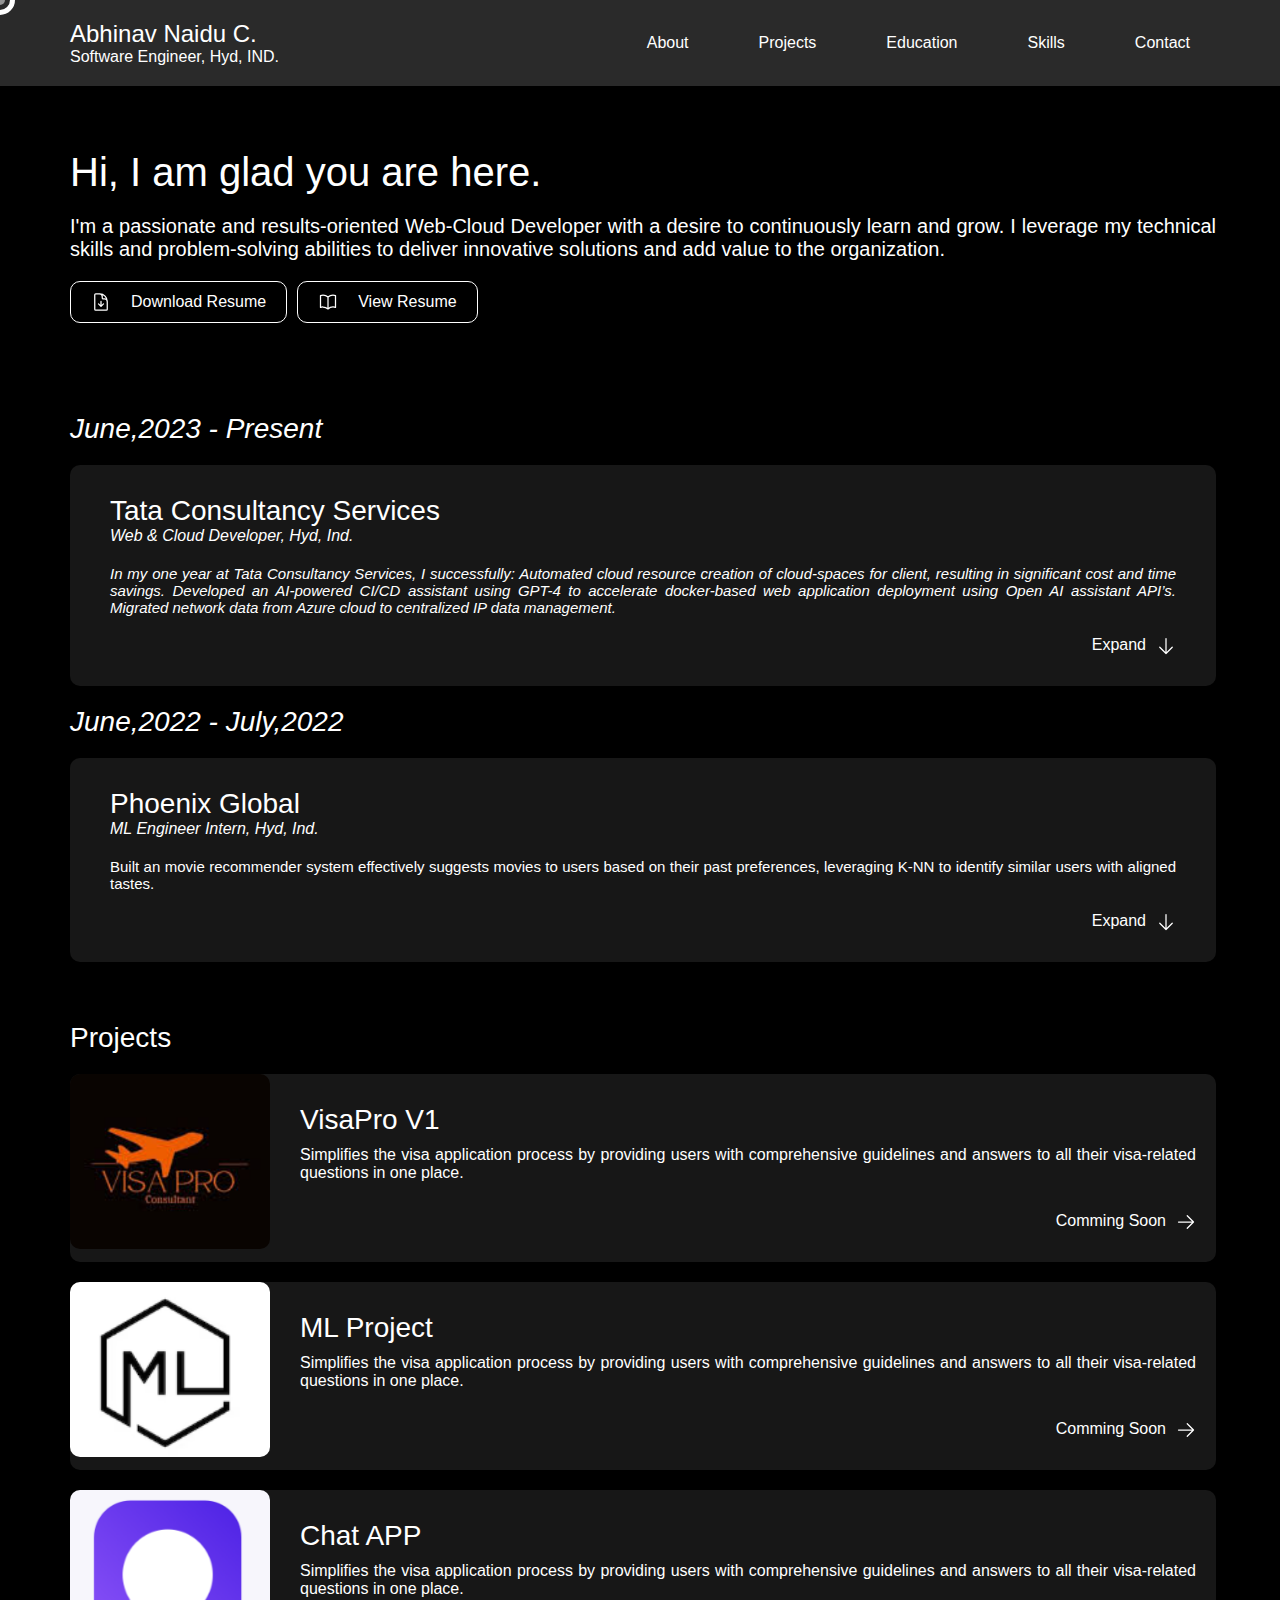
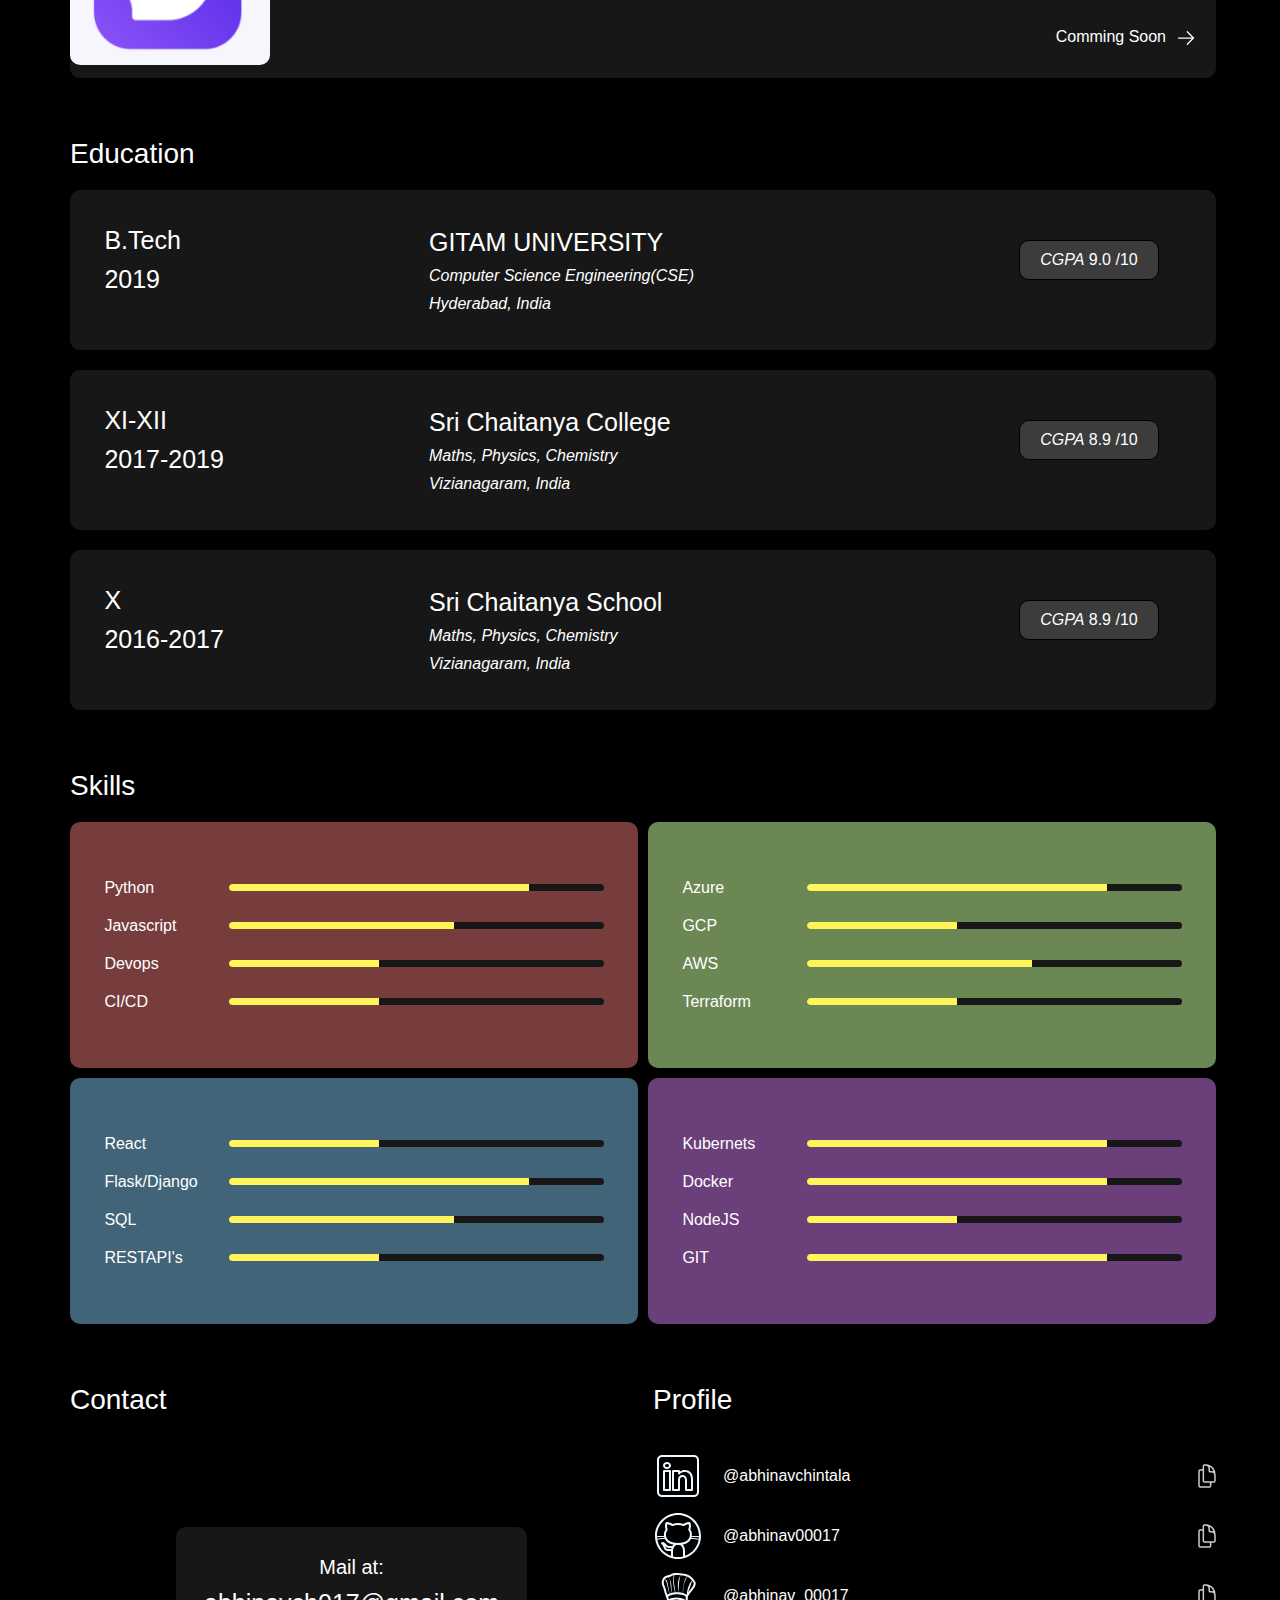
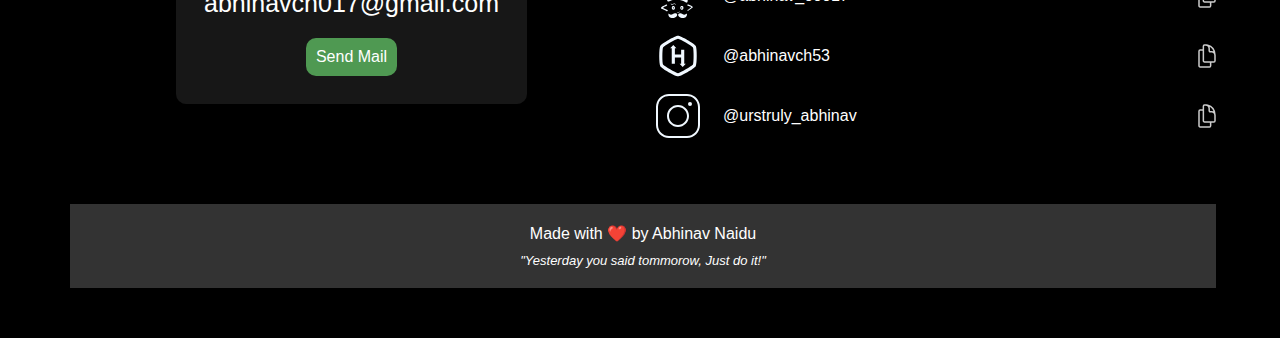
<file: public/index.html>
<html lang="en">

<head>
    <meta charset="UTF-8">
    <meta name="viewport" content="width=device-width, initial-scale=1.0">
    <title>Abhinav Portfolio</title>
    <link rel="stylesheet" href="styles.css">
    <link rel="stylesheet" href="home.css">
    <link rel="stylesheet" href="https://cdnjs.cloudflare.com/ajax/libs/animate.css/4.1.1/animate.min.css">
</head>

<body class="bg-1 color-1">

    <div class="headerDiv bg-2">
        <div class="headNameDiv mosey-1 link-1 animate__animated animate__fadeInDown" id="headNameScrollTop">
            <span class="fontsize-1">Abhinav Naidu C.</span>
            <span class="">Software Engineer, Hyd, IND.</span>
        </div>
        <div class="menu-toggle">&#9776;</div>
        <div class="headContentDiv link-1">
            <a href="#about">About</a>
            <a href="#projects">Projects</a>
            <a href="#education">Education</a>
            <a href="#skills">Skills</a>
            <a href="#contact">Contact</a>
        </div>
    </div>

    <div class="bodyDiv" id="about">
        <div class="introDiv animate__animated animate__fadeIn">
            <span class="fontsize-2">Hi, I am glad you are here.</span>
            <span class="fontsize-5">
                I'm a passionate and results-oriented Web-Cloud Developer with a desire to continuously learn and grow.
                I leverage my technical skills and problem-solving abilities to deliver innovative solutions and add
                value to the organization. 
            </span>
            <div class="aboutResume makerow">
                <div class="aboutResumeDownloadBtn mosey-1 btn-1" id="downloadResumeBtn">
                    <div>
                        <svg class="svg-1" xmlns="http://www.w3.org/2000/svg" fill="none" viewBox="0 0 24 24"
                            stroke-width="1.5" stroke="currentColor" class="size-6">
                            <path stroke-linecap="round" stroke-linejoin="round"
                                d="M19.5 14.25v-2.625a3.375 3.375 0 0 0-3.375-3.375h-1.5A1.125 1.125 0 0 1 13.5 7.125v-1.5a3.375 3.375 0 0 0-3.375-3.375H8.25m.75 12 3 3m0 0 3-3m-3 3v-6m-1.5-9H5.625c-.621 0-1.125.504-1.125 1.125v17.25c0 .621.504 1.125 1.125 1.125h12.75c.621 0 1.125-.504 1.125-1.125V11.25a9 9 0 0 0-9-9Z" />
                        </svg>
                    </div>
                    <div>
                        <span>Download Resume</span>
                    </div>
                </div>
                <div class="aboutResumeViewBtn mosey-1 btn-1" id="viewResumeBtn">
                    <div>
                        <svg class="svg-1" xmlns="http://www.w3.org/2000/svg" fill="none" viewBox="0 0 24 24"
                            stroke-width="1.5" stroke="currentColor" class="size-6">
                            <path stroke-linecap="round" stroke-linejoin="round"
                                d="M12 6.042A8.967 8.967 0 0 0 6 3.75c-1.052 0-2.062.18-3 .512v14.25A8.987 8.987 0 0 1 6 18c2.305 0 4.408.867 6 2.292m0-14.25a8.966 8.966 0 0 1 6-2.292c1.052 0 2.062.18 3 .512v14.25A8.987 8.987 0 0 0 18 18a8.967 8.967 0 0 0-6 2.292m0-14.25v14.25" />
                        </svg>
                    </div>
                    <div>
                        <span>View Resume</span>
                    </div>
                </div>
            </div>
        </div>

        <div id="resumeModal" class="modal">
            <div class="modal-content">
                <span class="close">&times;</span>
                <iframe src="assets/resume.pdf" class="resume-iframe"></iframe>
            </div>
        </div>

        <div class="exprienceDiv animate__animated animate__fadeInUp">
            <div class="sectionHeadDiv fontsize-3 italic-1">
                June,2023 - Present
            </div>
            <div class="sectionBodyDiv bg-2 border-radius-1" id="experience1Div">
                <span class="fontsize-3">Tata Consultancy Services</span>
                <span class="italic-1">Web & Cloud Developer, Hyd, Ind.</span>
                <span class="paddingtop-1 fontsize-4 italic-1">
                    In my one year at Tata Consultancy Services, I successfully: Automated cloud resource creation of
                    cloud-spaces for client, resulting in significant cost and time savings. Developed an AI-powered
                    CI/CD assistant using GPT-4 to accelerate docker-based web application deployment using Open AI
                    assistant API’s. Migrated network data from Azure cloud to centralized IP data management.
                </span>
                <div class="experienceDivMoreInfo italic-1" id="experience1DivMoreInfo">
                    <span>Developed an Web-Application that streamlined Cloud Resource Management for Client. </span>
                    <span>Cost-Effective Sandbox Management.</span>
                    <span>AI-powered DevOps Assistant</span>
                    <span>Migration to Centralized Data Management</span>
                    <span>Agile DevOps and CI/CD Implementation</span>
                </div>
                <div class="expandDiv" id="experience1ExpandDiv">
                    <div class="makerow mosey-1" id="experience1ExpandBtn">
                        Expand
                        <svg class="svg-1" xmlns="http://www.w3.org/2000/svg" fill="none" viewBox="0 0 24 24"
                            stroke-width="1.5" stroke="currentColor" class="size-6">
                            <path stroke-linecap="round" stroke-linejoin="round"
                                d="M19.5 13.5 12 21m0 0-7.5-7.5M12 21V3" />
                        </svg>
                    </div>
                </div>
                <div class="collapseDiv mosey-1" id="experience1CollapseDiv">
                    <div class="makerow mosey-1" id="experience1CollapseBtn">
                        Collapse
                        <svg class="svg-1" xmlns="http://www.w3.org/2000/svg" fill="none" viewBox="0 0 24 24"
                            stroke-width="1.5" stroke="currentColor" class="size-6">
                            <path stroke-linecap="round" stroke-linejoin="round"
                                d="M4.5 10.5 12 3m0 0 7.5 7.5M12 3v18" />
                        </svg>
                    </div>
                </div>
            </div>

            <div class="sectionHeadDiv fontsize-3 italic-1">
                June,2022 - July,2022
            </div>
            <div class="sectionBodyDiv bg-2 border-radius-1" id="experience2Div">
                <span class="fontsize-3">Phoenix Global</span>
                <span class="italic-1">ML Engineer Intern, Hyd, Ind.</span>
                <span class="paddingtop-1 fontsize-4">
                    Built an movie recommender system effectively suggests movies to users based on their past
                    preferences, leveraging K-NN to identify similar users with aligned tastes.
                </span>
                <div class="experienceDivMoreInfo italic-1" id="experience2DivMoreInfo">
                    <span>We trained a K-Nearest Neighbors (K-NN) collaborative filtering model with a team of 4
                        members. </span>
                    <span>The project utilized Python libraries like NumPy, Pandas, Matplotlib, and Scikit-learn.</span>
                </div>
                <div class="expandDiv" id="experience2ExpandDiv">
                    <div class="makerow mosey-1" id="experience2ExpandBtn">
                        Expand
                        <svg class="svg-1" xmlns="http://www.w3.org/2000/svg" fill="none" viewBox="0 0 24 24"
                            stroke-width="1.5" stroke="currentColor" class="size-6">
                            <path stroke-linecap="round" stroke-linejoin="round"
                                d="M19.5 13.5 12 21m0 0-7.5-7.5M12 21V3" />
                        </svg>
                    </div>
                </div>
                <div class="collapseDiv mosey-1" id="experience2CollapseDiv">
                    <div class="makerow mosey-1" id="experience2CollapseBtn">
                        Collapse
                        <svg class="svg-1" xmlns="http://www.w3.org/2000/svg" fill="none" viewBox="0 0 24 24"
                            stroke-width="1.5" stroke="currentColor" class="size-6">
                            <path stroke-linecap="round" stroke-linejoin="round"
                                d="M4.5 10.5 12 3m0 0 7.5 7.5M12 3v18" />
                        </svg>
                    </div>
                </div>
            </div>
        </div>

        <div class="projectsDiv section animate__animated animate__fadeInUp" id="projects">
            <div class="sectionHeadDiv fontsize-3 ">
                Projects
            </div>
            <div class="projectDivContents">
                <div class="projectDiv bg-2 border-radius-1 makerow">
                    <span>
                        <img class="img-1" src="pro-1_logo.png" alt="">
                    </span>
                    <div class="projectDivEle makecolumn">
                        <span class="fontsize-3">VisaPro V1</span>
                        <span>
                            Simplifies the visa application process by providing users with comprehensive guidelines and
                            answers to all their visa-related questions in one place.
                        </span>

                        <div class="expandDiv mosey-1">
                            <div class="makerow">
                                <!-- Expand  -->
                                Comming Soon
                                <svg class="svg-1" xmlns="http://www.w3.org/2000/svg" fill="none" viewBox="0 0 24 24"
                                    stroke-width="1.5" stroke="currentColor" class="size-6">
                                    <path stroke-linecap="round" stroke-linejoin="round"
                                        d="M13.5 4.5 21 12m0 0-7.5 7.5M21 12H3" />
                                </svg>
                            </div>
                        </div>

                    </div>
                </div>

                <div class="projectDiv bg-2 border-radius-1 makerow">
                    <span>
                        <img class="img-1" src="pro-2_logo.png" alt="">
                    </span>
                    <div class="projectDivEle makecolumn">
                        <span class="fontsize-3">ML Project</span>
                        <span>
                            Simplifies the visa application process by providing users with comprehensive guidelines and
                            answers to all their visa-related questions in one place.
                        </span>
                        <div class="expandDiv mosey-1">
                            <div class="makerow">
                                <!-- Expand  -->
                                Comming Soon
                                <svg class="svg-1" xmlns="http://www.w3.org/2000/svg" fill="none" viewBox="0 0 24 24"
                                    stroke-width="1.5" stroke="currentColor" class="size-6">
                                    <path stroke-linecap="round" stroke-linejoin="round"
                                        d="M13.5 4.5 21 12m0 0-7.5 7.5M21 12H3" />
                                </svg>
                            </div>
                        </div>
                    </div>
                </div>

                <div class="projectDiv bg-2 border-radius-1 makerow">
                    <span>
                        <img class="img-1" src="pro-3_logo.png" alt="">
                    </span>
                    <div class="projectDivEle makecolumn">
                        <span class="fontsize-3">Chat APP</span>
                        <span>
                            Simplifies the visa application process by providing users with comprehensive guidelines and
                            answers to all their visa-related questions in one place.
                        </span>
                        <div class="expandDiv mosey-1">
                            <div class="makerow">
                                <!-- Expand  -->
                                Comming Soon
                                <svg class="svg-1" xmlns="http://www.w3.org/2000/svg" fill="none" viewBox="0 0 24 24"
                                    stroke-width="1.5" stroke="currentColor" class="size-6">
                                    <path stroke-linecap="round" stroke-linejoin="round"
                                        d="M13.5 4.5 21 12m0 0-7.5 7.5M21 12H3" />
                                </svg>
                            </div>
                        </div>
                    </div>
                </div>
            </div>
        </div>

        <div class="educationDiv section animate__animated animate__fadeInUp" id="education">
            <div class="sectionHeadDiv fontsize-3 paddingtop-1">
                Education
            </div>
            <div class="educationDivContents">
                <div class="educationDivContent bg-2 border-radius-1 makerow">
                    <div class="educationDivEleHead makecolumn fontsize-6">
                        <span>B.Tech</span>
                        <span>2019</span>
                    </div>
                    <div class="educationDivEleClg makecolumn">
                        <span class="fontsize-6">GITAM UNIVERSITY</span>
                        <span class="italic-1">Computer Science Engineering(CSE)</span>
                        <span class="italic-1">Hyderabad, India</span>
                    </div>
                    <div class="educationDivEleMarks makerow">
                        <div class="edcationDivMarksBox bg-3">
                            <span class="italic-1">CGPA</span>
                            <span>9.0</span>
                            <span>/10</span>
                        </div>
                    </div>
                </div>

                <div class="educationDivContent bg-2 border-radius-1 makerow">
                    <div class="educationDivEleHead makecolumn fontsize-6">
                        <span>XI-XII</span>
                        <span>2017-2019</span>
                    </div>
                    <div class="educationDivEleClg makecolumn">
                        <span class="fontsize-6">Sri Chaitanya College</span>
                        <span class="italic-1">Maths, Physics, Chemistry</span>
                        <span class="italic-1">Vizianagaram, India</span>
                    </div>
                    <div class="educationDivEleMarks makerow">
                        <div class="edcationDivMarksBox bg-3">
                            <span class="italic-1">CGPA</span>
                            <span>8.9</span>
                            <span>/10</span>
                        </div>
                    </div>
                </div>

                <div class="educationDivContent bg-2 border-radius-1 makerow">
                    <div class="educationDivEleHead makecolumn fontsize-6">
                        <span>X</span>
                        <span>2016-2017</span>
                    </div>
                    <div class="educationDivEleClg makecolumn">
                        <span class="fontsize-6">Sri Chaitanya School</span>
                        <span class="italic-1">Maths, Physics, Chemistry</span>
                        <span class="italic-1">Vizianagaram, India</span>
                    </div>
                    <div class="educationDivEleMarks makerow">
                        <div class="edcationDivMarksBox bg-3">
                            <span class="italic-1">CGPA</span>
                            <span>8.9</span>
                            <span>/10</span>
                        </div>
                    </div>
                </div>
            </div>

        </div>

        <div class="skillsDiv section animate__animated animate__fadeInUp" id="skills">
            <div class="sectionHeadDiv fontsize-3 paddingtop-1">
                Skills
            </div>
            <div class="skillsDivContents makecolumn">
                <div class="makerow">
                    <div class="skillContent bg-4 makecolumn">
                        <div class="makerow">
                            <div class="skillContentName">
                                <span>Python</span>
                            </div>
                            <div class="skillContentLevel">
                                <div class="skillLevelBox" data-level="4"></div>
                            </div>
                        </div>

                        <div class="makerow">
                            <div class="skillContentName">
                                <span>Javascript</span>
                            </div>
                            <div class="skillContentLevel">
                                <div class="skillLevelBox" data-level="3"></div>
                            </div>
                        </div>

                        <div class="makerow">
                            <div class="skillContentName">
                                <span>Devops</span>
                            </div>
                            <div class="skillContentLevel">
                                <div class="skillLevelBox" data-level="2"></div>
                            </div>
                        </div>

                        <div class="makerow">
                            <div class="skillContentName">
                                <span>CI/CD</span>
                            </div>
                            <div class="skillContentLevel">
                                <div class="skillLevelBox" data-level="2"></div>
                            </div>
                        </div>


                    </div>

                    <div class="skillContent bg-5 makecolumn">

                        <div class="makerow">
                            <div class="skillContentName">
                                <span>Azure</span>
                            </div>
                            <div class="skillContentLevel">
                                <div class="skillLevelBox" data-level="4"></div>
                            </div>
                        </div>

                        <div class="makerow">
                            <div class="skillContentName">
                                <span>GCP</span>
                            </div>
                            <div class="skillContentLevel">
                                <div class="skillLevelBox" data-level="2"></div>
                            </div>
                        </div>

                        <div class="makerow">
                            <div class="skillContentName">
                                <span>AWS</span>
                            </div>
                            <div class="skillContentLevel">
                                <div class="skillLevelBox" data-level="3"></div>
                            </div>
                        </div>

                        <div class="makerow">
                            <div class="skillContentName">
                                <span>Terraform</span>
                            </div>
                            <div class="skillContentLevel">
                                <div class="skillLevelBox" data-level="2"></div>
                            </div>
                        </div>

                    </div>
                </div>

                <div class="makerow">
                    <div class="skillContent bg-6 makecolumn">

                        <div class="makerow">
                            <div class="skillContentName">
                                <span>React</span>
                            </div>
                            <div class="skillContentLevel">
                                <div class="skillLevelBox" data-level="2"></div>
                            </div>
                        </div>

                        <div class="makerow">
                            <div class="skillContentName">
                                <span>Flask/Django</span>
                            </div>
                            <div class="skillContentLevel">
                                <div class="skillLevelBox" data-level="4"></div>
                            </div>
                        </div>

                        <div class="makerow">
                            <div class="skillContentName">
                                <span>SQL</span>
                            </div>
                            <div class="skillContentLevel">
                                <div class="skillLevelBox" data-level="3"></div>
                            </div>
                        </div>

                        <div class="makerow">
                            <div class="skillContentName">
                                <span>RESTAPI's</span>
                            </div>
                            <div class="skillContentLevel">
                                <div class="skillLevelBox" data-level="2"></div>
                            </div>
                        </div>

                    </div>

                    <div class="skillContent bg-7 makecolumn">

                        <div class="makerow">
                            <div class="skillContentName">
                                <span>Kubernets</span>
                            </div>
                            <div class="skillContentLevel">
                                <div class="skillLevelBox" data-level="4"></div>
                            </div>
                        </div>

                        <div class="makerow">
                            <div class="skillContentName">
                                <span>Docker</span>
                            </div>
                            <div class="skillContentLevel">
                                <div class="skillLevelBox" data-level="4"></div>
                            </div>
                        </div>

                        <div class="makerow">
                            <div class="skillContentName">
                                <span>NodeJS</span>
                            </div>
                            <div class="skillContentLevel">
                                <div class="skillLevelBox" data-level="2"></div>
                            </div>
                        </div>

                        <div class="makerow">
                            <div class="skillContentName">
                                <span>GIT</span>
                            </div>
                            <div class="skillContentLevel">
                                <div class="skillLevelBox" data-level="4"></div>
                            </div>
                        </div>

                    </div>
                </div>
            </div>
        </div>

        <div class="contactAndProfileDiv  makerow section animate__animated animate__fadeInUp" id="contact">

            <div class="contactDiv">
                <div class="sectionHeadDiv fontsize-3 paddingtop-1">
                    Contact
                </div>
                <div class="contactDivContents">
                    <div class="contactDivContent bg-2 border-radius-1 makecolumn">
                        <span class="fontsize-5">Mail at:</span>
                        <span class="fontsize-6">abhinavch017@gmail.com</span>
                        <div class="contactDivBtn mosey-1" id="sendMailBtn">Send Mail</div>
                    </div>
                </div>
            </div>

            <div class="profileDiv">
                <div class="sectionHeadDiv fontsize-3 paddingtop-1">
                    Profile
                </div>
                <div class="profileDivContents  border-radius-1 makecolumn">

                    <div class="profileDivContent makerow">
                        <div class="profileImg makerow">
                            <div class="profilePic">
                                <svg xmlns="http://www.w3.org/2000/svg" x="0px" y="0px" viewBox="0 0 50 50">
                                    <path
                                        d="M 9 4 C 6.2504839 4 4 6.2504839 4 9 L 4 41 C 4 43.749516 6.2504839 46 9 46 L 41 46 C 43.749516 46 46 43.749516 46 41 L 46 9 C 46 6.2504839 43.749516 4 41 4 L 9 4 z M 9 6 L 41 6 C 42.668484 6 44 7.3315161 44 9 L 44 41 C 44 42.668484 42.668484 44 41 44 L 9 44 C 7.3315161 44 6 42.668484 6 41 L 6 9 C 6 7.3315161 7.3315161 6 9 6 z M 14 11.011719 C 12.904779 11.011719 11.919219 11.339079 11.189453 11.953125 C 10.459687 12.567171 10.011719 13.484511 10.011719 14.466797 C 10.011719 16.333977 11.631285 17.789609 13.691406 17.933594 A 0.98809878 0.98809878 0 0 0 13.695312 17.935547 A 0.98809878 0.98809878 0 0 0 14 17.988281 C 16.27301 17.988281 17.988281 16.396083 17.988281 14.466797 A 0.98809878 0.98809878 0 0 0 17.986328 14.414062 C 17.884577 12.513831 16.190443 11.011719 14 11.011719 z M 14 12.988281 C 15.392231 12.988281 15.94197 13.610038 16.001953 14.492188 C 15.989803 15.348434 15.460091 16.011719 14 16.011719 C 12.614594 16.011719 11.988281 15.302225 11.988281 14.466797 C 11.988281 14.049083 12.140703 13.734298 12.460938 13.464844 C 12.78117 13.19539 13.295221 12.988281 14 12.988281 z M 11 19 A 1.0001 1.0001 0 0 0 10 20 L 10 39 A 1.0001 1.0001 0 0 0 11 40 L 17 40 A 1.0001 1.0001 0 0 0 18 39 L 18 33.134766 L 18 20 A 1.0001 1.0001 0 0 0 17 19 L 11 19 z M 20 19 A 1.0001 1.0001 0 0 0 19 20 L 19 39 A 1.0001 1.0001 0 0 0 20 40 L 26 40 A 1.0001 1.0001 0 0 0 27 39 L 27 29 C 27 28.170333 27.226394 27.345035 27.625 26.804688 C 28.023606 26.264339 28.526466 25.940057 29.482422 25.957031 C 30.468166 25.973981 30.989999 26.311669 31.384766 26.841797 C 31.779532 27.371924 32 28.166667 32 29 L 32 39 A 1.0001 1.0001 0 0 0 33 40 L 39 40 A 1.0001 1.0001 0 0 0 40 39 L 40 28.261719 C 40 25.300181 39.122788 22.95433 37.619141 21.367188 C 36.115493 19.780044 34.024172 19 31.8125 19 C 29.710483 19 28.110853 19.704889 27 20.423828 L 27 20 A 1.0001 1.0001 0 0 0 26 19 L 20 19 z M 12 21 L 16 21 L 16 33.134766 L 16 38 L 12 38 L 12 21 z M 21 21 L 25 21 L 25 22.560547 A 1.0001 1.0001 0 0 0 26.798828 23.162109 C 26.798828 23.162109 28.369194 21 31.8125 21 C 33.565828 21 35.069366 21.582581 36.167969 22.742188 C 37.266572 23.901794 38 25.688257 38 28.261719 L 38 38 L 34 38 L 34 29 C 34 27.833333 33.720468 26.627107 32.990234 25.646484 C 32.260001 24.665862 31.031834 23.983076 29.517578 23.957031 C 27.995534 23.930001 26.747519 24.626988 26.015625 25.619141 C 25.283731 26.611293 25 27.829667 25 29 L 25 38 L 21 38 L 21 21 z">
                                    </path>
                                </svg>
                            </div>
                            <div class="profileName link-1"><a id="linkedinLink"
                                    href="https://www.linkedin.com/in/abhinavchintala"
                                    target="_blank">@abhinavchintala</a></div>
                        </div>
                        <div class="profileCopySVG mosey-1" id="copyLinkedinLink">
                            <svg width="18" height="24" viewBox="0 0 18 24" fill="none"
                                xmlns="http://www.w3.org/2000/svg">
                                <path
                                    d="M12.6364 17.9231V21.7308C12.6364 22.4314 12.1476 23 11.5455 23H2.09091C1.80158 23 1.52411 22.8663 1.31952 22.6283C1.11493 22.3902 1 22.0674 1 21.7308V7.34616C1 6.64554 1.48873 6.07693 2.09091 6.07693H3.90909C4.39644 6.07654 4.88296 6.12333 5.36364 6.21682M12.6364 17.9231H15.9091C16.5113 17.9231 17 17.3545 17 16.6538V11.1538C17 6.12205 13.8553 1.94657 9.72727 1.1399C9.2466 1.04641 8.76007 0.999617 8.27273 1H6.45455C5.85236 1 5.36364 1.56862 5.36364 2.26923V6.21682M12.6364 17.9231H6.45455C6.16522 17.9231 5.88774 17.7894 5.68316 17.5513C5.47857 17.3133 5.36364 16.9905 5.36364 16.6538V6.21682M17 13.6923V11.5769C17 10.5671 16.6552 9.59856 16.0414 8.88448C15.4277 8.1704 14.5953 7.76923 13.7273 7.76923H12.2727C11.9834 7.76923 11.7059 7.63551 11.5013 7.39748C11.2968 7.15946 11.1818 6.83662 11.1818 6.5V4.80769C11.1818 4.30766 11.0972 3.81252 10.9327 3.35055C10.7682 2.88858 10.5272 2.46883 10.2233 2.11525C9.91936 1.76167 9.55858 1.4812 9.16151 1.28985C8.76444 1.09849 8.33887 1 7.90909 1H6.81818"
                                    stroke="white" stroke-opacity="0.8" stroke-width="1.5" stroke-linecap="round"
                                    stroke-linejoin="round" />
                            </svg>
                            <span class="tickMark" id="linkedinCopiedTick">&#10003;</span>
                        </div>
                    </div>

                    <div class="profileDivContent makerow">
                        <div class="profileImg makerow">
                            <div class="profilePic">
                                <svg xmlns="http://www.w3.org/2000/svg" x="0px" y="0px" viewBox="0 0 50 50">
                                    <path
                                        d="M 25 2 C 12.311335 2 2 12.311335 2 25 C 2 37.688665 12.311335 48 25 48 C 37.688665 48 48 37.688665 48 25 C 48 12.311335 37.688665 2 25 2 z M 25 4 C 36.607335 4 46 13.392665 46 25 C 46 25.071371 45.994849 25.141688 45.994141 25.212891 C 45.354527 25.153853 44.615508 25.097776 43.675781 25.064453 C 42.347063 25.017336 40.672259 25.030987 38.773438 25.125 C 38.843852 24.634651 38.893205 24.137377 38.894531 23.626953 C 38.991361 21.754332 38.362521 20.002464 37.339844 18.455078 C 37.586913 17.601352 37.876747 16.515218 37.949219 15.283203 C 38.031819 13.878925 37.910599 12.321765 36.783203 11.269531 L 36.494141 11 L 36.099609 11 C 33.416539 11 31.580023 12.12321 30.457031 13.013672 C 28.835529 12.386022 27.01222 12 25 12 C 22.976367 12 21.135525 12.391416 19.447266 13.017578 C 18.324911 12.126691 16.486785 11 13.800781 11 L 13.408203 11 L 13.119141 11.267578 C 12.020956 12.287321 11.919778 13.801759 11.988281 15.199219 C 12.048691 16.431506 12.321732 17.552142 12.564453 18.447266 C 11.524489 20.02486 10.900391 21.822018 10.900391 23.599609 C 10.900391 24.111237 10.947969 24.610071 11.017578 25.101562 C 9.2118173 25.017808 7.6020996 25.001668 6.3242188 25.046875 C 5.3845143 25.080118 4.6454422 25.135713 4.0058594 25.195312 C 4.0052628 25.129972 4 25.065482 4 25 C 4 13.392665 13.392665 4 25 4 z M 14.396484 13.130859 C 16.414067 13.322043 17.931995 14.222972 18.634766 14.847656 L 19.103516 15.261719 L 19.681641 15.025391 C 21.263092 14.374205 23.026984 14 25 14 C 26.973016 14 28.737393 14.376076 30.199219 15.015625 L 30.785156 15.273438 L 31.263672 14.847656 C 31.966683 14.222758 33.487184 13.321554 35.505859 13.130859 C 35.774256 13.575841 36.007486 14.208668 35.951172 15.166016 C 35.883772 16.311737 35.577304 17.559658 35.345703 18.300781 L 35.195312 18.783203 L 35.494141 19.191406 C 36.483616 20.540691 36.988121 22.000937 36.902344 23.544922 L 36.900391 23.572266 L 36.900391 23.599609 C 36.900391 26.095064 36.00178 28.092339 34.087891 29.572266 C 32.174048 31.052199 29.152663 32 24.900391 32 C 20.648118 32 17.624827 31.052192 15.710938 29.572266 C 13.797047 28.092339 12.900391 26.095064 12.900391 23.599609 C 12.900391 22.134903 13.429308 20.523599 14.40625 19.191406 L 14.699219 18.792969 L 14.558594 18.318359 C 14.326866 17.530484 14.042825 16.254103 13.986328 15.101562 C 13.939338 14.14294 14.166221 13.537027 14.396484 13.130859 z M 8.8847656 26.021484 C 9.5914575 26.03051 10.40146 26.068656 11.212891 26.109375 C 11.290419 26.421172 11.378822 26.727898 11.486328 27.027344 C 8.178972 27.097092 5.7047309 27.429674 4.1796875 27.714844 C 4.1152068 27.214494 4.0638483 26.710021 4.0351562 26.199219 C 5.1622058 26.092262 6.7509972 25.994233 8.8847656 26.021484 z M 41.115234 26.037109 C 43.247527 26.010033 44.835728 26.108156 45.962891 26.214844 C 45.934234 26.718328 45.883749 27.215664 45.820312 27.708984 C 44.24077 27.41921 41.699674 27.086688 38.306641 27.033203 C 38.411945 26.739677 38.499627 26.438219 38.576172 26.132812 C 39.471291 26.084833 40.344564 26.046896 41.115234 26.037109 z M 11.912109 28.019531 C 12.508849 29.215327 13.361516 30.283019 14.488281 31.154297 C 16.028825 32.345531 18.031623 33.177838 20.476562 33.623047 C 20.156699 33.951698 19.86578 34.312595 19.607422 34.693359 L 19.546875 34.640625 C 19.552375 34.634325 19.04975 34.885878 18.298828 34.953125 C 17.547906 35.020374 16.621615 35 15.800781 35 C 14.575781 35 14.03621 34.42121 13.173828 33.367188 C 12.696283 32.72356 12.114101 32.202331 11.548828 31.806641 C 10.970021 31.401475 10.476259 31.115509 9.8652344 31.013672 L 9.7832031 31 L 9.6992188 31 C 9.2325521 31 8.7809835 31.03379 8.359375 31.515625 C 8.1485707 31.756544 8.003277 32.202561 8.0976562 32.580078 C 8.1920352 32.957595 8.4308563 33.189581 8.6445312 33.332031 C 10.011254 34.24318 10.252795 36.046511 11.109375 37.650391 C 11.909298 39.244315 13.635662 40 15.400391 40 L 18 40 L 18 44.802734 C 10.967811 42.320535 5.6646795 36.204613 4.3320312 28.703125 C 5.8629338 28.414776 8.4265387 28.068108 11.912109 28.019531 z M 37.882812 28.027344 C 41.445538 28.05784 44.08105 28.404061 45.669922 28.697266 C 44.339047 36.201504 39.034072 42.31987 32 44.802734 L 32 39.599609 C 32 38.015041 31.479642 36.267712 30.574219 34.810547 C 30.299322 34.368135 29.975945 33.949736 29.615234 33.574219 C 31.930453 33.11684 33.832364 32.298821 35.3125 31.154297 C 36.436824 30.284907 37.287588 29.220424 37.882812 28.027344 z M 23.699219 34.099609 L 26.5 34.099609 C 27.312821 34.099609 28.180423 34.7474 28.875 35.865234 C 29.569577 36.983069 30 38.484177 30 39.599609 L 30 45.398438 C 28.397408 45.789234 26.72379 46 25 46 C 23.27621 46 21.602592 45.789234 20 45.398438 L 20 39.599609 C 20 38.508869 20.467828 37.011307 21.208984 35.888672 C 21.950141 34.766037 22.886398 34.099609 23.699219 34.099609 z M 12.308594 35.28125 C 13.174368 36.179258 14.222525 37 15.800781 37 C 16.579948 37 17.552484 37.028073 18.476562 36.945312 C 18.479848 36.945018 18.483042 36.943654 18.486328 36.943359 C 18.36458 37.293361 18.273744 37.645529 18.197266 38 L 15.400391 38 C 14.167057 38 13.29577 37.55443 12.894531 36.751953 L 12.886719 36.738281 L 12.880859 36.726562 C 12.716457 36.421191 12.500645 35.81059 12.308594 35.28125 z">
                                    </path>
                                </svg>
                            </div>
                            <div class="profileName link-1"><a id="gitLink" href="https://github.com/abhinav00017"
                                    target="_blank">@abhinav00017</a></div>
                        </div>
                        <div class="profileCopySVG mosey-1" id="copyGITLink">
                            <svg width="18" height="24" viewBox="0 0 18 24" fill="none"
                                xmlns="http://www.w3.org/2000/svg">
                                <path
                                    d="M12.6364 17.9231V21.7308C12.6364 22.4314 12.1476 23 11.5455 23H2.09091C1.80158 23 1.52411 22.8663 1.31952 22.6283C1.11493 22.3902 1 22.0674 1 21.7308V7.34616C1 6.64554 1.48873 6.07693 2.09091 6.07693H3.90909C4.39644 6.07654 4.88296 6.12333 5.36364 6.21682M12.6364 17.9231H15.9091C16.5113 17.9231 17 17.3545 17 16.6538V11.1538C17 6.12205 13.8553 1.94657 9.72727 1.1399C9.2466 1.04641 8.76007 0.999617 8.27273 1H6.45455C5.85236 1 5.36364 1.56862 5.36364 2.26923V6.21682M12.6364 17.9231H6.45455C6.16522 17.9231 5.88774 17.7894 5.68316 17.5513C5.47857 17.3133 5.36364 16.9905 5.36364 16.6538V6.21682M17 13.6923V11.5769C17 10.5671 16.6552 9.59856 16.0414 8.88448C15.4277 8.1704 14.5953 7.76923 13.7273 7.76923H12.2727C11.9834 7.76923 11.7059 7.63551 11.5013 7.39748C11.2968 7.15946 11.1818 6.83662 11.1818 6.5V4.80769C11.1818 4.30766 11.0972 3.81252 10.9327 3.35055C10.7682 2.88858 10.5272 2.46883 10.2233 2.11525C9.91936 1.76167 9.55858 1.4812 9.16151 1.28985C8.76444 1.09849 8.33887 1 7.90909 1H6.81818"
                                    stroke="white" stroke-opacity="0.8" stroke-width="1.5" stroke-linecap="round"
                                    stroke-linejoin="round" />
                            </svg>
                            <span class="tickMark" id="gitCopiedTick">&#10003;</span>
                        </div>
                    </div>

                    <div class="profileDivContent makerow">
                        <div class="profileImg makerow">
                            <div class="profilePic">
                                <svg xmlns="http://www.w3.org/2000/svg" x="0px" y="0px" viewBox="0 0 50 50">
                                    <path
                                        d="M 23.669922 1.90625 C 22.879812 1.920375 22.080187 1.9802031 21.273438 2.0957031 C 20.087438 2.3537031 18.941969 2.7705937 17.917969 3.3085938 C 16.627969 3.8945937 15.293891 4.4999375 14.087891 4.5859375 C 14.026891 4.5899375 13.967203 4.6002344 13.908203 4.6152344 C 12.222203 5.0502344 10.768031 6.0914844 9.8320312 7.5214844 L 9.6816406 7.7402344 C 9.6506406 7.7862344 9.6216563 7.8347656 9.5976562 7.8847656 C 8.7726563 9.6107656 8.5530469 11.587484 8.9980469 13.521484 C 9.2840469 14.456484 9.6250781 15.354609 9.9550781 16.224609 L 10.056641 16.488281 C 10.827641 18.297281 11.387656 20.197719 11.722656 22.136719 C 11.739656 22.234719 11.770453 22.329969 11.814453 22.417969 C 12.143453 23.069969 12.400891 23.756141 12.587891 24.494141 C 12.670891 24.783141 12.755656 25.079906 12.847656 25.378906 C 12.873656 25.463906 12.92375 25.533469 12.96875 25.605469 C 12.97075 25.710469 12.984531 25.815969 13.019531 25.917969 L 14.408203 29.890625 C 14.502203 30.160625 14.706703 30.376375 14.970703 30.484375 C 15.235703 30.592375 15.533063 30.582031 15.789062 30.457031 C 18.411062 29.183031 24.552391 26.200047 33.025391 31.498047 C 33.187391 31.599047 33.371641 31.650391 33.556641 31.650391 C 33.691641 31.650391 33.826125 31.624359 33.953125 31.568359 C 34.255125 31.437359 34.474109 31.16675 34.537109 30.84375 C 34.742109 29.80075 34.815047 28.126672 34.748047 26.763672 L 34.810547 26.464844 C 34.891547 26.069844 34.971641 25.669437 35.056641 25.273438 C 35.848641 23.511437 37.249469 21.808156 38.605469 20.160156 C 40.730469 17.577156 42.928281 14.906875 42.738281 11.921875 C 42.729281 11.785875 42.693813 11.65225 42.632812 11.53125 C 42.319812 10.91525 41.969156 10.315578 41.535156 9.6425781 L 41.451172 9.5078125 C 41.350172 9.3498125 41.248531 9.1939219 41.144531 9.0449219 C 41.066531 8.9329219 40.987203 8.8266563 40.908203 8.7226562 L 40.824219 8.609375 C 40.665219 8.397375 40.50675 8.1863281 40.34375 7.9863281 C 40.25575 7.8803281 40.168734 7.7794375 40.052734 7.6484375 C 39.871734 7.4404375 39.691813 7.2398281 39.507812 7.0488281 L 39.265625 6.8027344 C 39.052625 6.5917344 38.838906 6.3910313 38.628906 6.2070312 L 38.474609 6.0742188 C 35.815609 3.8062188 33.084875 3.2097031 31.421875 2.8457031 L 30.494141 2.6367188 C 28.328141 2.2212187 26.04025 1.863875 23.669922 1.90625 z M 24.662109 3.9101562 C 25.567109 3.9367812 26.486953 4.0232969 27.439453 4.1542969 C 24.181453 9.0052969 24.737094 15.565109 25.496094 21.287109 C 24.502094 21.210109 23.483891 21.188281 22.462891 21.238281 C 21.884891 17.832281 21.280625 13.5565 20.765625 10.1875 C 20.611625 8.6705 20.745203 7.138875 21.158203 5.671875 C 21.568203 4.788875 21.606609 4.2904375 21.974609 4.0234375 C 22.868109 3.9159375 23.757109 3.8835313 24.662109 3.9101562 z M 21.433594 4.1191406 C 20.990594 4.4941406 20.667266 5.0859375 20.447266 5.8359375 C 20.078266 7.3609375 19.953172 8.9330469 20.076172 10.498047 C 20.320172 14.152047 20.983906 17.759531 22.003906 21.269531 C 21.039906 21.337531 20.081203 21.465875 19.158203 21.671875 C 18.458203 19.258875 18.581469 16.516937 18.355469 13.960938 C 18.126469 11.038937 17.165406 8.2708125 15.941406 6.6328125 C 15.857406 6.4328125 15.867578 6.332 15.892578 6.25 C 16.424578 6.094 16.948844 5.9035 17.464844 5.6875 C 17.525844 5.7215 17.587578 5.7548281 17.642578 5.7988281 L 17.662109 5.7753906 C 17.608109 5.7373906 17.551141 5.7087813 17.494141 5.6757812 C 17.936141 5.4897812 18.372922 5.2984687 18.794922 5.1054688 C 19.648922 4.6574687 20.553594 4.3311406 21.433594 4.1191406 z M 17.642578 5.7988281 L 17.630859 5.8125 L 17.662109 5.8125 C 17.656109 5.8075 17.649578 5.8048281 17.642578 5.7988281 z M 27.494141 4.1601562 C 28.329141 4.2761562 29.187891 4.4227031 30.087891 4.5957031 L 31.025391 4.8066406 C 31.718391 4.9586406 32.575719 5.1522812 33.511719 5.4882812 C 31.891719 8.3852813 30.798781 11.549937 30.300781 14.835938 C 29.942781 17.211938 29.77925 19.609766 29.78125 22.009766 C 28.56325 21.676766 27.169172 21.430687 25.701172 21.304688 C 25.643172 20.029688 25.601297 18.732906 25.654297 18.003906 C 25.828297 15.588906 26.030141 8.1211562 27.494141 4.1601562 z M 33.767578 5.5761719 C 34.843578 5.9891719 36.015781 6.60475 37.175781 7.59375 L 37.306641 7.7089844 C 37.490641 7.8699844 37.673422 8.0426094 37.857422 8.2246094 L 38.068359 8.4375 C 38.226359 8.6025 38.384219 8.7770938 38.574219 8.9960938 C 38.649219 9.0820938 38.723875 9.1678594 38.796875 9.2558594 C 38.906875 9.3908594 39.014047 9.5356875 39.123047 9.6796875 C 37.275047 10.397687 34.207062 17.212047 33.789062 23.373047 C 33.716062 23.502047 33.640266 23.629766 33.572266 23.759766 C 32.737266 23.057766 31.552328 22.549938 30.486328 22.210938 C 30.318328 22.157937 30.136937 22.110547 29.960938 22.060547 C 30.120938 19.644547 30.347406 17.112266 30.566406 14.822266 C 31.276406 11.062266 33.095578 9.1341719 33.767578 5.5761719 z M 15.580078 6.3457031 C 15.629078 6.4857031 15.705641 6.6174687 15.806641 6.7304688 C 17.018641 8.3744688 17.253625 11.048844 17.515625 13.964844 C 17.738625 16.535844 17.994359 19.292703 18.943359 21.720703 C 18.134359 21.913703 17.358953 22.168328 16.626953 22.486328 C 16.028953 20.323328 15.743969 17.884687 15.292969 15.679688 C 14.680969 12.697688 14.600844 10.028844 13.589844 9.2148438 C 13.201844 8.6798437 12.163297 8.7271406 12.654297 7.7441406 C 12.771297 7.5341406 12.916641 7.3424844 13.056641 7.1464844 C 13.452641 6.9044844 13.872125 6.6992187 14.328125 6.5742188 C 14.746125 6.5372188 15.164078 6.4537031 15.580078 6.3457031 z M 12.722656 7.3476562 C 12.628656 7.4756563 12.53575 7.6059531 12.46875 7.7519531 C 12.28775 8.0859531 12.209141 8.46575 12.244141 8.84375 C 12.275141 9.04175 12.355609 9.229625 12.474609 9.390625 C 13.473609 10.187625 13.991656 12.720406 14.597656 15.691406 C 15.054656 17.930406 15.583578 20.407656 16.392578 22.597656 C 15.692578 22.920656 15.042125 23.308625 14.453125 23.765625 C 14.255125 23.040625 13.997016 22.329344 13.666016 21.652344 C 13.302016 19.610344 12.707156 17.611188 11.910156 15.742188 L 11.824219 15.515625 C 11.506219 14.676625 11.176734 13.809813 10.927734 13.007812 C 10.607734 11.606813 10.763187 10.121359 11.367188 8.8183594 L 11.488281 8.6445312 C 11.821281 8.1355312 12.240656 7.6986562 12.722656 7.3476562 z M 39.214844 9.8007812 C 39.216844 9.8027813 39.21675 9.8036406 39.21875 9.8066406 L 39.3125 9.9296875 C 39.3785 10.014688 39.442859 10.101406 39.505859 10.191406 C 39.593859 10.317406 39.679625 10.450938 39.765625 10.585938 L 39.855469 10.726562 C 40.206469 11.269562 40.494 11.758094 40.75 12.246094 C 40.772 14.381094 38.9685 16.573625 37.0625 18.890625 C 36.3205 19.791625 35.567719 20.708156 34.886719 21.660156 C 36.425719 17.720156 37.911844 13.794781 39.214844 9.8007812 z M 23.146484 23.230469 C 25.576474 23.174795 28.020172 23.527203 29.880859 24.119141 C 32.101859 24.825141 32.631344 25.565297 32.652344 25.779297 C 32.689344 26.025297 32.715375 26.324625 32.734375 26.640625 L 32.728516 26.666016 C 32.694516 26.829016 32.714813 26.986719 32.757812 27.136719 C 32.776812 27.746719 32.770328 28.403719 32.736328 29.011719 C 29.249328 27.109719 26.112453 26.472656 23.439453 26.472656 C 20.173453 26.472656 17.601641 27.424688 15.931641 28.179688 L 15.107422 25.822266 C 16.920922 24.047016 20.022212 23.302049 23.146484 23.230469 z M 18.058594 32.380859 L 17.605469 32.685547 C 17.797469 33.007547 18.045891 33.292344 18.337891 33.527344 C 18.567891 33.671344 18.836422 33.741516 19.107422 33.728516 C 19.246422 33.727516 19.383578 33.708922 19.517578 33.669922 L 21.029297 33.123047 C 21.132297 33.083047 21.241563 33.0625 21.351562 33.0625 C 21.517563 33.0515 21.683266 33.096453 21.822266 33.189453 C 22.013266 33.345453 22.1785 33.528375 22.3125 33.734375 L 22.742188 33.494141 L 22.742188 33.482422 C 22.556188 33.193422 22.323688 32.937609 22.054688 32.724609 C 21.838687 32.574609 21.581359 32.495 21.318359 32.5 C 21.230359 32.498 21.141547 32.514828 21.060547 32.548828 L 19.423828 33.095703 C 19.319828 33.127703 19.210562 33.141672 19.101562 33.138672 C 18.907563 33.152672 18.713688 33.099328 18.554688 32.986328 C 18.355687 32.813328 18.188594 32.608859 18.058594 32.380859 z M 34.849609 33.470703 C 34.693609 33.484703 34.550172 33.561594 34.451172 33.683594 C 34.332172 33.784594 34.256281 33.926031 34.238281 34.082031 C 34.227281 34.116031 34.227281 34.1535 34.238281 34.1875 C 34.590281 34.5595 35.040109 34.821312 35.537109 34.945312 C 36.034109 35.098312 36.531578 35.245813 37.017578 35.382812 C 37.509578 35.545812 37.927266 35.879266 38.197266 36.322266 C 38.202266 36.342266 38.202266 36.362812 38.197266 36.382812 C 38.197266 36.475813 37.973969 36.627703 37.542969 36.845703 C 37.324969 36.971703 36.997172 37.249062 36.451172 37.664062 C 36.110172 37.943063 35.745375 38.190344 35.359375 38.402344 C 35.031375 38.548344 34.743438 38.773641 34.523438 39.056641 C 34.518437 39.061641 34.513766 39.066266 34.509766 39.072266 C 34.335766 39.272266 34.356641 39.577953 34.556641 39.751953 C 34.660641 39.851953 34.800313 39.906297 34.945312 39.904297 C 35.048313 39.902297 35.149234 39.876125 35.240234 39.828125 C 35.944234 39.384125 36.620625 38.896141 37.265625 38.369141 C 37.919625 37.827141 38.602594 37.318703 39.308594 36.845703 C 39.701594 36.605703 39.892578 36.354656 39.892578 36.097656 C 39.879578 35.925656 39.785625 35.769734 39.640625 35.677734 C 38.798802 34.921852 37.805588 34.360571 36.728516 34.023438 L 35.935547 33.679688 C 35.668547 33.558687 35.381844 33.487703 35.089844 33.470703 C 35.009844 33.459703 34.928609 33.459703 34.849609 33.470703 z M 13.066406 33.527344 C 12.368406 34.051344 11.604922 34.480688 10.794922 34.804688 C 9.9919219 35.135688 9.2312969 35.561266 8.5292969 36.072266 C 8.1882969 36.377266 7.9894219 36.810578 7.9824219 37.267578 C 8.0224219 37.440578 8.1455469 37.584391 8.3105469 37.650391 C 8.4575469 37.699391 8.6117656 37.758359 8.7597656 37.818359 C 10.252766 38.451359 11.653844 39.133328 12.964844 39.861328 C 13.138844 39.987328 13.302078 40.125391 13.455078 40.275391 C 13.555078 40.319391 13.662484 40.341797 13.771484 40.341797 C 14.040484 40.343797 14.302766 40.251078 14.509766 40.080078 C 14.720766 39.930078 14.831828 39.676922 14.798828 39.419922 C 14.807828 39.230922 14.694531 39.056328 14.519531 38.986328 L 12.259766 37.992188 C 11.509766 37.674188 10.778219 37.309391 10.074219 36.900391 C 10.568219 36.285391 11.234328 35.829844 11.986328 35.589844 C 12.733328 35.348844 13.422719 34.9565 14.011719 34.4375 C 14.096719 34.3565 14.143578 34.243953 14.142578 34.126953 C 14.138578 33.961953 14.060687 33.807031 13.929688 33.707031 C 13.773687 33.587031 13.581766 33.523344 13.384766 33.527344 L 13.066406 33.527344 z M 28.869141 35.072266 C 28.429141 35.056266 27.999828 35.215672 27.673828 35.513672 C 27.306828 35.876672 27.152672 36.40225 27.263672 36.90625 C 27.313672 37.38225 27.504547 37.833172 27.810547 38.201172 C 28.068547 38.545172 28.472344 38.746094 28.902344 38.746094 C 29.184344 38.742094 29.460078 38.668297 29.705078 38.529297 C 30.242078 38.145297 30.524406 37.496797 30.441406 36.841797 C 30.414406 36.104797 30.240484 35.607187 29.896484 35.367188 C 29.592484 35.165188 29.234141 35.062266 28.869141 35.072266 z M 20.394531 35.109375 C 19.954531 35.092375 19.525219 35.249875 19.199219 35.546875 C 18.830219 35.908875 18.673203 36.434453 18.783203 36.939453 C 18.836203 37.414453 19.027078 37.864375 19.330078 38.234375 C 19.587078 38.578375 19.991875 38.780297 20.421875 38.779297 C 20.703875 38.774297 20.978609 38.7005 21.224609 38.5625 C 21.715609 38.2675 21.957031 37.71 21.957031 36.875 C 22.020031 36.327 21.821875 35.780391 21.421875 35.400391 C 21.117875 35.199391 20.758531 35.098375 20.394531 35.109375 z M 20.373047 36.283203 C 20.675047 36.283203 20.919922 36.528078 20.919922 36.830078 C 20.919922 37.132078 20.675047 37.376953 20.373047 37.376953 C 20.071047 37.376953 19.826172 37.132078 19.826172 36.830078 C 19.826172 36.528078 20.071047 36.283203 20.373047 36.283203 z M 28.695312 36.345703 C 28.996312 36.344703 29.242188 36.588625 29.242188 36.890625 C 29.242188 37.192625 28.996312 37.4375 28.695312 37.4375 C 28.393313 37.4375 28.150391 37.192625 28.150391 36.890625 C 28.150391 36.588625 28.393312 36.345703 28.695312 36.345703 z M 23.404297 40.179688 C 23.392297 40.191688 23.384906 40.205656 23.378906 40.222656 L 23.378906 40.267578 C 23.453906 40.476578 23.548109 40.676187 23.662109 40.867188 C 23.765109 41.050187 23.894922 41.219234 24.044922 41.365234 C 24.179922 41.506234 24.337672 41.622984 24.513672 41.708984 C 24.686672 41.781984 24.872547 41.822125 25.060547 41.828125 L 25.082031 41.851562 C 25.233031 41.852562 25.382438 41.824531 25.523438 41.769531 C 25.658438 41.714531 25.786297 41.643594 25.904297 41.558594 C 26.016297 41.468594 26.121797 41.370672 26.216797 41.263672 C 26.306797 41.161672 26.386078 41.052547 26.455078 40.935547 C 26.521078 40.832547 26.580859 40.725281 26.630859 40.613281 C 26.669859 40.532281 26.701609 40.449281 26.724609 40.363281 L 26.724609 40.314453 C 26.713609 40.299453 26.704266 40.282625 26.697266 40.265625 C 26.555266 40.484625 26.378828 40.676891 26.173828 40.837891 C 26.016828 40.985891 25.829953 41.099875 25.626953 41.171875 C 25.421953 41.242875 25.205281 41.277391 24.988281 41.275391 C 24.803281 41.278391 24.618406 41.252219 24.441406 41.199219 C 24.289406 41.151219 24.147484 41.076469 24.021484 40.980469 C 23.893484 40.877469 23.777734 40.761813 23.677734 40.632812 C 23.572734 40.490812 23.480297 40.338688 23.404297 40.179688 z M 21.957031 42.275391 C 19.773031 42.390391 18.500125 45.195422 15.453125 42.607422 C 14.623125 47.576422 20.695406 48.069219 23.191406 45.824219 C 24.917406 44.284219 24.431031 42.138391 21.957031 42.275391 z M 26.960938 42.275391 C 24.875352 42.404019 24.549844 44.381406 26.167969 45.824219 C 28.663969 48.068219 34.734297 47.576422 33.904297 42.607422 C 30.857297 45.195422 29.585391 42.389391 27.400391 42.275391 C 27.245766 42.266828 27.099977 42.266815 26.960938 42.275391 z">
                                    </path>
                                </svg>
                            </div>
                            <div class="profileName link-1"><a id="ccLink"
                                    href="https://www.codechef.com/users/abhinav_00017"
                                    target="_blank">@abhinav_00017</a></div>
                        </div>
                        <div class="profileCopySVG mosey-1" id="copyCCLink">
                            <svg width="18" height="24" viewBox="0 0 18 24" fill="none"
                                xmlns="http://www.w3.org/2000/svg">
                                <path
                                    d="M12.6364 17.9231V21.7308C12.6364 22.4314 12.1476 23 11.5455 23H2.09091C1.80158 23 1.52411 22.8663 1.31952 22.6283C1.11493 22.3902 1 22.0674 1 21.7308V7.34616C1 6.64554 1.48873 6.07693 2.09091 6.07693H3.90909C4.39644 6.07654 4.88296 6.12333 5.36364 6.21682M12.6364 17.9231H15.9091C16.5113 17.9231 17 17.3545 17 16.6538V11.1538C17 6.12205 13.8553 1.94657 9.72727 1.1399C9.2466 1.04641 8.76007 0.999617 8.27273 1H6.45455C5.85236 1 5.36364 1.56862 5.36364 2.26923V6.21682M12.6364 17.9231H6.45455C6.16522 17.9231 5.88774 17.7894 5.68316 17.5513C5.47857 17.3133 5.36364 16.9905 5.36364 16.6538V6.21682M17 13.6923V11.5769C17 10.5671 16.6552 9.59856 16.0414 8.88448C15.4277 8.1704 14.5953 7.76923 13.7273 7.76923H12.2727C11.9834 7.76923 11.7059 7.63551 11.5013 7.39748C11.2968 7.15946 11.1818 6.83662 11.1818 6.5V4.80769C11.1818 4.30766 11.0972 3.81252 10.9327 3.35055C10.7682 2.88858 10.5272 2.46883 10.2233 2.11525C9.91936 1.76167 9.55858 1.4812 9.16151 1.28985C8.76444 1.09849 8.33887 1 7.90909 1H6.81818"
                                    stroke="white" stroke-opacity="0.8" stroke-width="1.5" stroke-linecap="round"
                                    stroke-linejoin="round" />
                            </svg>
                            <span class="tickMark" id="ccCopiedTick">&#10003;</span>
                        </div>
                    </div>

                    <div class="profileDivContent makerow">
                        <div class="profileImg makerow">
                            <div class="profilePic">
                                <svg xmlns="http://www.w3.org/2000/svg" x="0px" y="0px" viewBox="0 0 32 32">
                                    <path
                                        d="M 15.998047 3 C 14.225047 3 5.5352031 7.9839062 4.6582031 9.5039062 C 3.7802031 11.024906 3.7802031 20.983047 4.6582031 22.498047 C 5.5392031 24.017047 14.229047 29 15.998047 29 C 17.762047 29 26.451938 24.019953 27.335938 22.501953 C 28.222938 20.979953 28.222938 11.014047 27.335938 9.4980469 L 27.335938 9.4960938 C 26.444937 7.9790937 17.756047 3 15.998047 3 z M 15.996094 5.0117188 C 17.693094 5.3647187 24.417703 9.2167656 25.595703 10.509766 C 26.135703 12.150766 26.134703 19.844281 25.595703 21.488281 C 24.425703 22.779281 17.695094 26.636281 15.996094 26.988281 C 14.298094 26.638281 7.5723906 22.783234 6.4003906 21.490234 C 5.8653906 19.842234 5.8653906 12.155766 6.4003906 10.509766 C 7.5693906 9.2167656 14.297094 5.3617187 15.996094 5.0117188 z M 13 9 L 11 11 L 12 11 L 12 21 L 14 21 L 14 17 L 18 17 L 18 21 L 17 21 L 19 23 L 21 21 L 20 21 L 20 12 L 18 12 L 18 15 L 14 15 L 14 11 L 15 11 L 13 9 z">
                                    </path>
                                </svg>
                            </div>
                            <div class="profileName link-1"><a id="hrLink"
                                    href="https://www.hackerrank.com/profile/abhinavch53"
                                    target="_blank">@abhinavch53</a></div>
                        </div>
                        <div class="profileCopySVG mosey-1" id="copyHRLink">
                            <svg width="18" height="24" viewBox="0 0 18 24" fill="none"
                                xmlns="http://www.w3.org/2000/svg">
                                <path
                                    d="M12.6364 17.9231V21.7308C12.6364 22.4314 12.1476 23 11.5455 23H2.09091C1.80158 23 1.52411 22.8663 1.31952 22.6283C1.11493 22.3902 1 22.0674 1 21.7308V7.34616C1 6.64554 1.48873 6.07693 2.09091 6.07693H3.90909C4.39644 6.07654 4.88296 6.12333 5.36364 6.21682M12.6364 17.9231H15.9091C16.5113 17.9231 17 17.3545 17 16.6538V11.1538C17 6.12205 13.8553 1.94657 9.72727 1.1399C9.2466 1.04641 8.76007 0.999617 8.27273 1H6.45455C5.85236 1 5.36364 1.56862 5.36364 2.26923V6.21682M12.6364 17.9231H6.45455C6.16522 17.9231 5.88774 17.7894 5.68316 17.5513C5.47857 17.3133 5.36364 16.9905 5.36364 16.6538V6.21682M17 13.6923V11.5769C17 10.5671 16.6552 9.59856 16.0414 8.88448C15.4277 8.1704 14.5953 7.76923 13.7273 7.76923H12.2727C11.9834 7.76923 11.7059 7.63551 11.5013 7.39748C11.2968 7.15946 11.1818 6.83662 11.1818 6.5V4.80769C11.1818 4.30766 11.0972 3.81252 10.9327 3.35055C10.7682 2.88858 10.5272 2.46883 10.2233 2.11525C9.91936 1.76167 9.55858 1.4812 9.16151 1.28985C8.76444 1.09849 8.33887 1 7.90909 1H6.81818"
                                    stroke="white" stroke-opacity="0.8" stroke-width="1.5" stroke-linecap="round"
                                    stroke-linejoin="round" />
                            </svg>
                            <span class="tickMark" id="hrCopiedTick">&#10003;</span>
                        </div>
                    </div>

                    <div class="profileDivContent makerow">
                        <div class="profileImg makerow">
                            <div class="profilePic">
                                <svg xmlns="http://www.w3.org/2000/svg" x="0px" y="0px" viewBox="0 0 50 50">
                                    <path
                                        d="M 16 3 C 8.8324839 3 3 8.8324839 3 16 L 3 34 C 3 41.167516 8.8324839 47 16 47 L 34 47 C 41.167516 47 47 41.167516 47 34 L 47 16 C 47 8.8324839 41.167516 3 34 3 L 16 3 z M 16 5 L 34 5 C 40.086484 5 45 9.9135161 45 16 L 45 34 C 45 40.086484 40.086484 45 34 45 L 16 45 C 9.9135161 45 5 40.086484 5 34 L 5 16 C 5 9.9135161 9.9135161 5 16 5 z M 37 11 A 2 2 0 0 0 35 13 A 2 2 0 0 0 37 15 A 2 2 0 0 0 39 13 A 2 2 0 0 0 37 11 z M 25 14 C 18.936712 14 14 18.936712 14 25 C 14 31.063288 18.936712 36 25 36 C 31.063288 36 36 31.063288 36 25 C 36 18.936712 31.063288 14 25 14 z M 25 16 C 29.982407 16 34 20.017593 34 25 C 34 29.982407 29.982407 34 25 34 C 20.017593 34 16 29.982407 16 25 C 16 20.017593 20.017593 16 25 16 z">
                                    </path>
                                </svg>
                            </div>
                            <div class="profileName link-1"><a id="instagramLink"
                                    href="https://www.instagram.com/urstruly_abhinav/"
                                    target="_blank">@urstruly_abhinav</a></div>
                        </div>
                        <div class="profileCopySVG mosey-1" id="copyInstagramLink">
                            <svg width="18" height="24" viewBox="0 0 18 24" fill="none"
                                xmlns="http://www.w3.org/2000/svg">
                                <path
                                    d="M12.6364 17.9231V21.7308C12.6364 22.4314 12.1476 23 11.5455 23H2.09091C1.80158 23 1.52411 22.8663 1.31952 22.6283C1.11493 22.3902 1 22.0674 1 21.7308V7.34616C1 6.64554 1.48873 6.07693 2.09091 6.07693H3.90909C4.39644 6.07654 4.88296 6.12333 5.36364 6.21682M12.6364 17.9231H15.9091C16.5113 17.9231 17 17.3545 17 16.6538V11.1538C17 6.12205 13.8553 1.94657 9.72727 1.1399C9.2466 1.04641 8.76007 0.999617 8.27273 1H6.45455C5.85236 1 5.36364 1.56862 5.36364 2.26923V6.21682M12.6364 17.9231H6.45455C6.16522 17.9231 5.88774 17.7894 5.68316 17.5513C5.47857 17.3133 5.36364 16.9905 5.36364 16.6538V6.21682M17 13.6923V11.5769C17 10.5671 16.6552 9.59856 16.0414 8.88448C15.4277 8.1704 14.5953 7.76923 13.7273 7.76923H12.2727C11.9834 7.76923 11.7059 7.63551 11.5013 7.39748C11.2968 7.15946 11.1818 6.83662 11.1818 6.5V4.80769C11.1818 4.30766 11.0972 3.81252 10.9327 3.35055C10.7682 2.88858 10.5272 2.46883 10.2233 2.11525C9.91936 1.76167 9.55858 1.4812 9.16151 1.28985C8.76444 1.09849 8.33887 1 7.90909 1H6.81818"
                                    stroke="white" stroke-opacity="0.8" stroke-width="1.5" stroke-linecap="round"
                                    stroke-linejoin="round" />
                            </svg>
                            <span class="tickMark" id="instagramCopiedTick">&#10003;</span>
                        </div>
                    </div>

                </div>
            </div>
        </div>

        <div class="footer">
            <div class="footerContent">
                <div class="footerText">Made with ❤️ by Abhinav Naidu</div>
                <span class="italic-1 fontsize-7">"Yesterday you said tommorow, Just do it!"</span>
            </div>
        </div>

    </div>

    <script src="script.js"></script>
</body>

</html>
</file>
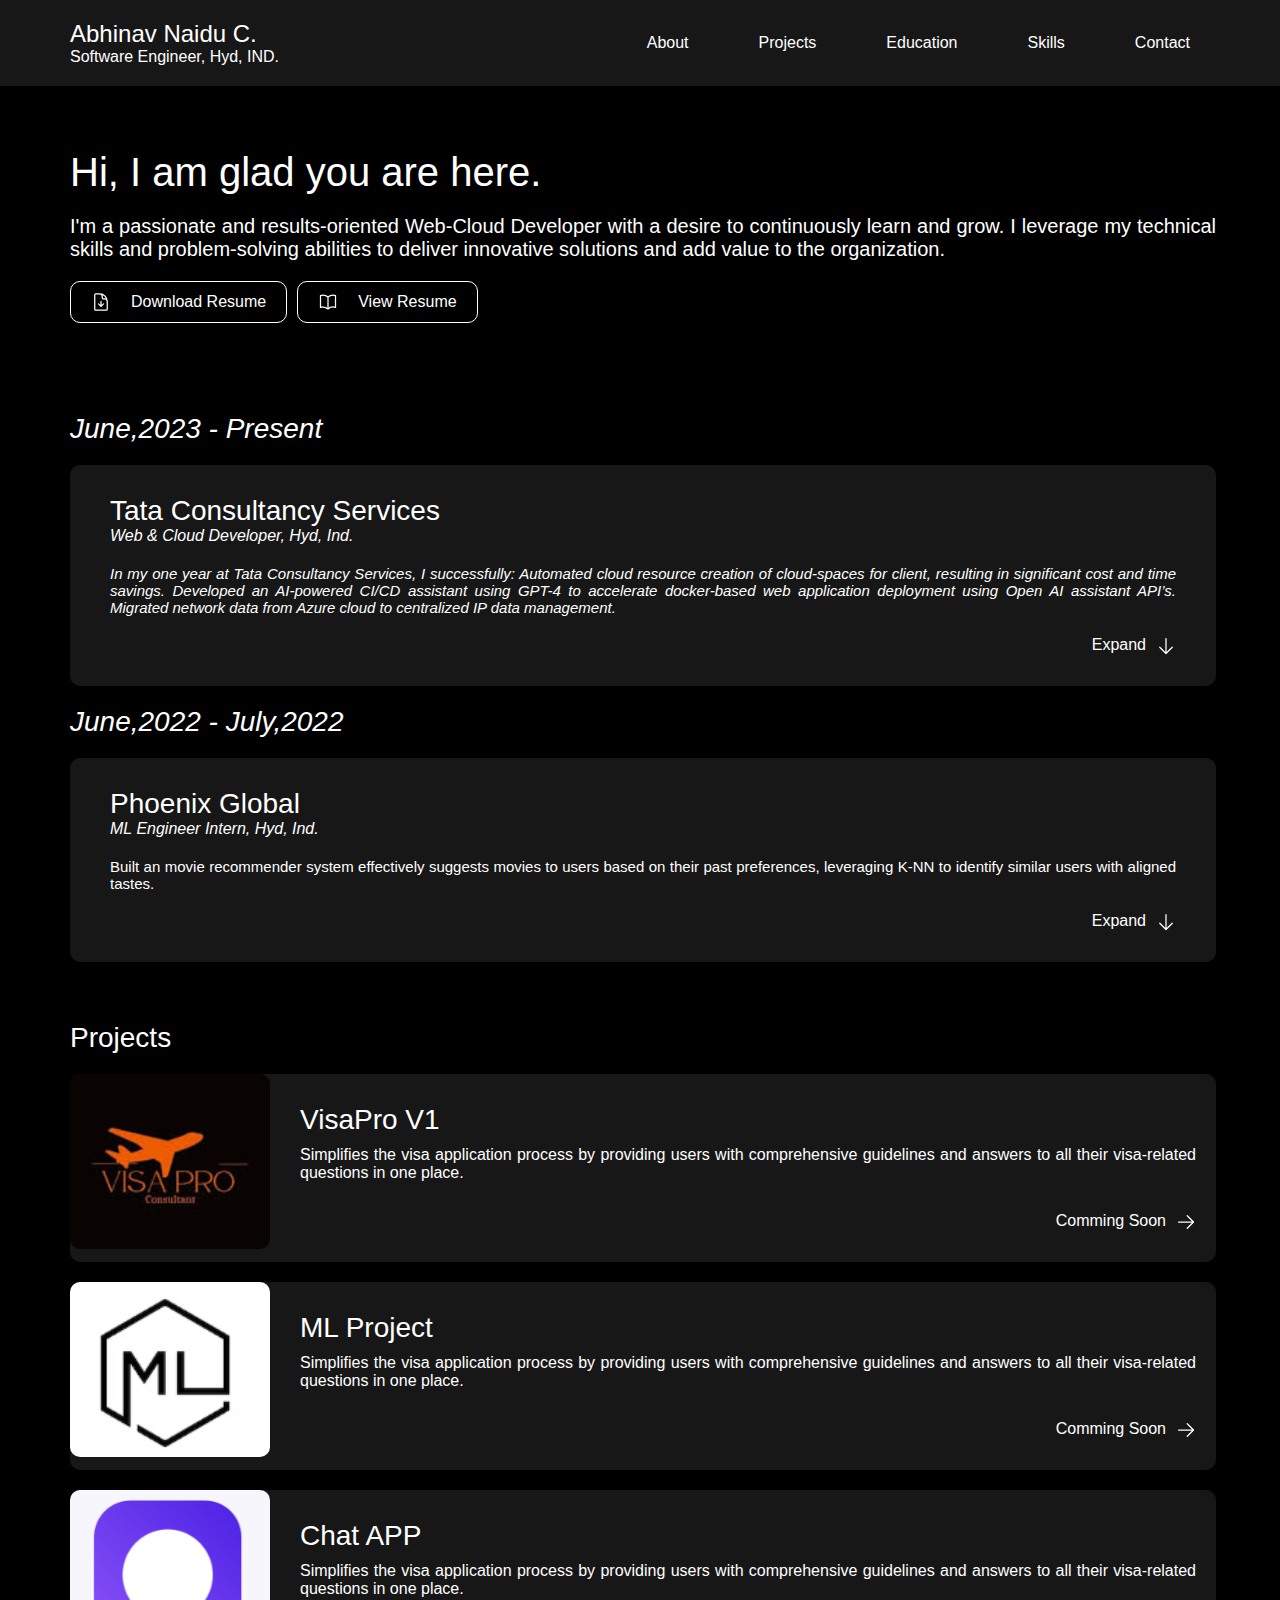
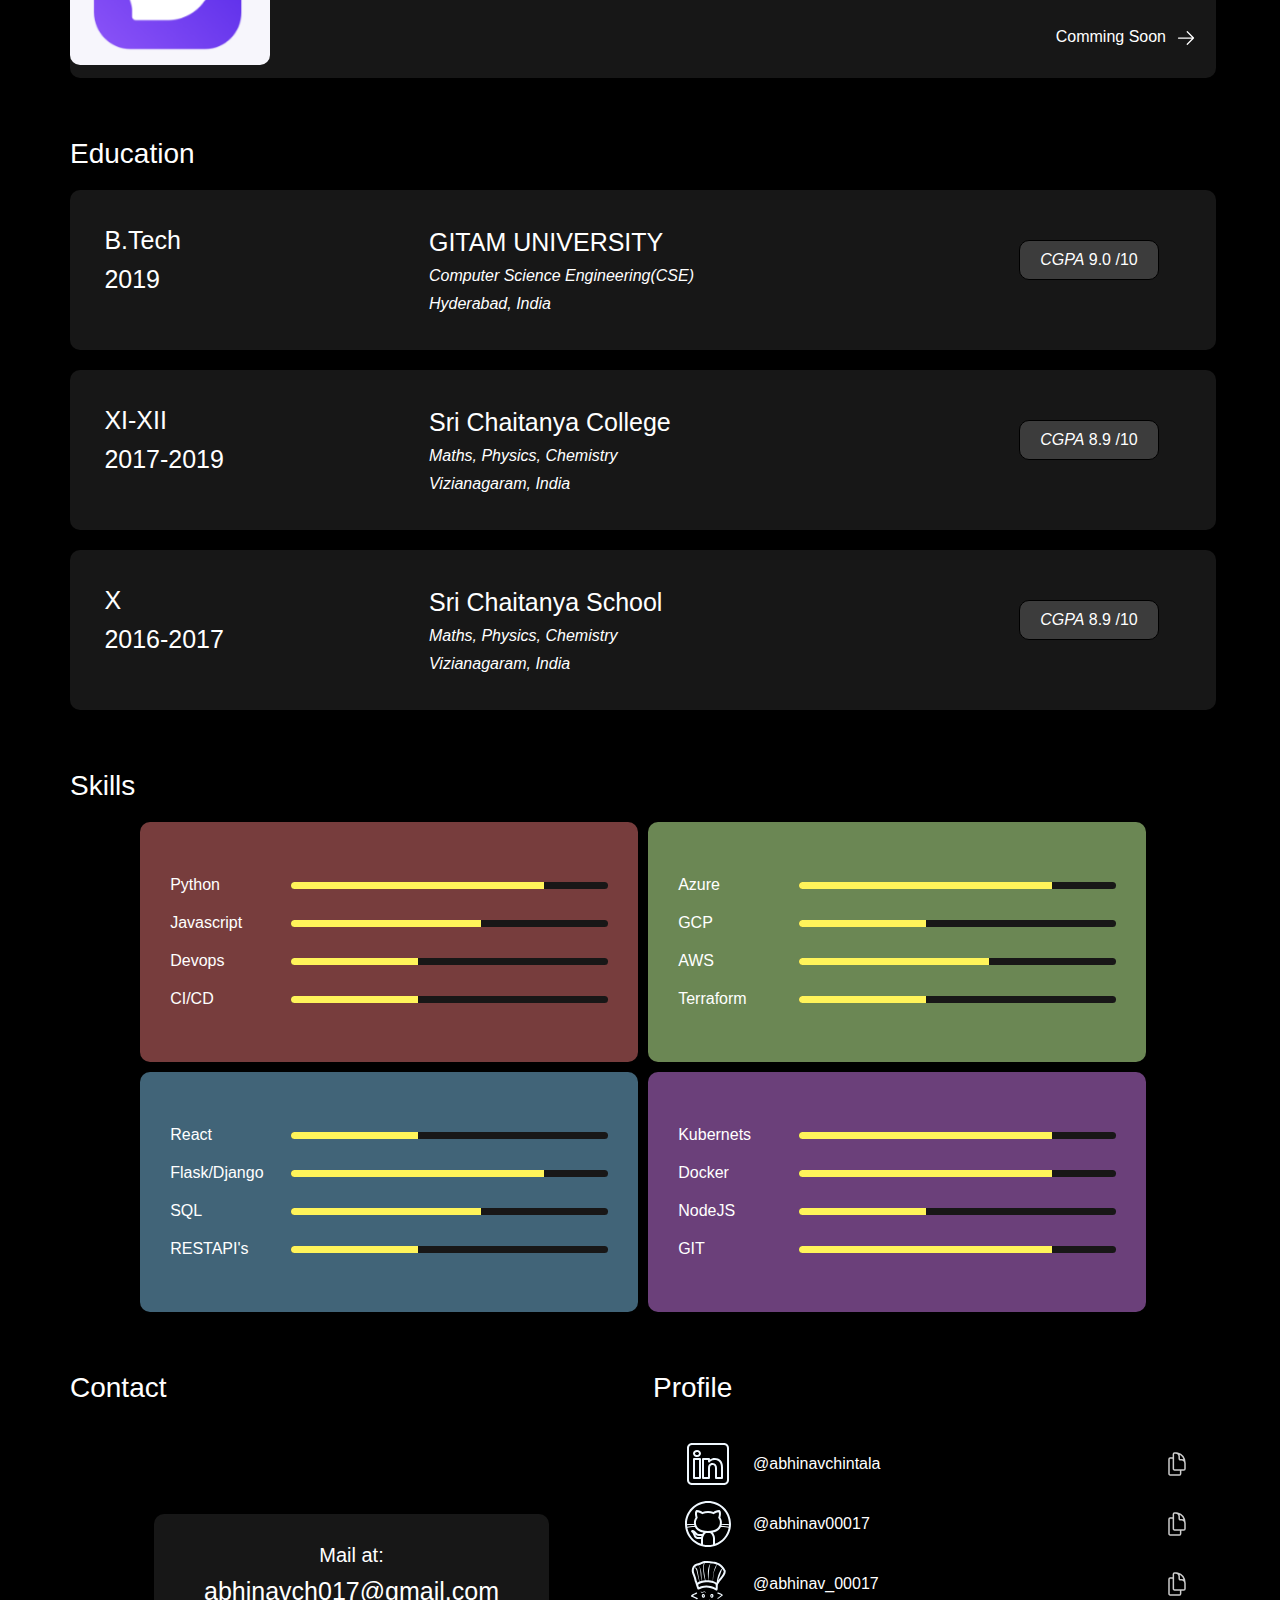
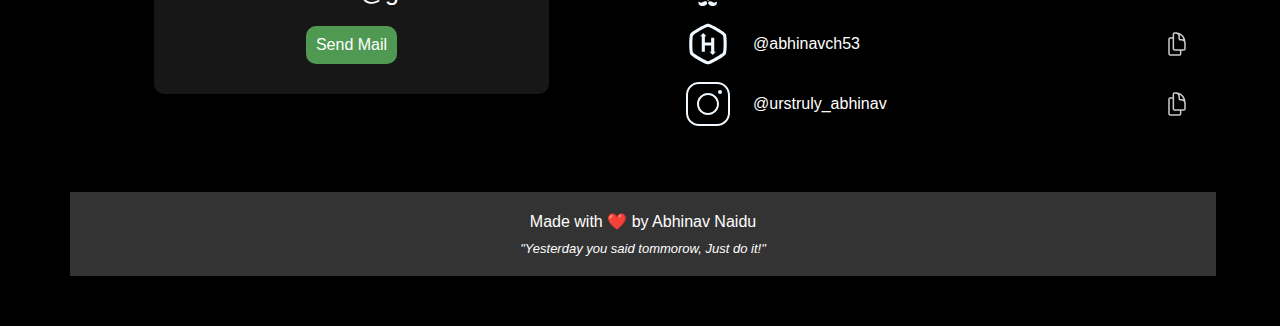
<file: home.html>
<html lang="en">
<head>
    <meta charset="UTF-8">
    <meta name="viewport" content="width=device-width, initial-scale=1.0">
    <title>Abhinav Portfolio</title>
    <link rel="stylesheet" href="styles.css">
    <link rel="stylesheet" href="home.css">
</head>
<body class="bg-1 color-1">
    <div class="headerDiv bg-2">
        <div class="headNameDiv mosey-1 link-1" id="headNameScrollTop">
            <span class="fontsize-1">Abhinav Naidu C.</span>
            <span class="">Software Engineer, Hyd, IND.</span>
        </div>
        <div class="menu-toggle">&#9776;</div>
        <div class="headContentDiv link-1">
            <a href="#about">About</a>
            <a href="#projects">Projects</a>
            <a href="#education">Education</a>
            <a href="#skills">Skills</a>
            <a href="#contact">Contact</a>
        </div>
    </div>

    <div class="bodyDiv" id="about">
        <div class="introDiv" >
            <span class="fontsize-2">Hi, I am glad you are here.</span>
            <span class="fontsize-5">
                I'm a passionate and results-oriented Web-Cloud Developer with a desire to continuously learn and grow. I leverage my technical skills and problem-solving abilities to deliver innovative solutions and add value to the organization. 
            </span>
            <div class="aboutResume makerow">
                <div class="aboutResumeDownloadBtn mosey-1 btn-1" id="downloadResumeBtn">
                    <div>
                        <svg class="svg-1" xmlns="http://www.w3.org/2000/svg" fill="none" viewBox="0 0 24 24" stroke-width="1.5" stroke="currentColor" class="size-6">
                            <path stroke-linecap="round" stroke-linejoin="round" d="M19.5 14.25v-2.625a3.375 3.375 0 0 0-3.375-3.375h-1.5A1.125 1.125 0 0 1 13.5 7.125v-1.5a3.375 3.375 0 0 0-3.375-3.375H8.25m.75 12 3 3m0 0 3-3m-3 3v-6m-1.5-9H5.625c-.621 0-1.125.504-1.125 1.125v17.25c0 .621.504 1.125 1.125 1.125h12.75c.621 0 1.125-.504 1.125-1.125V11.25a9 9 0 0 0-9-9Z" />
                        </svg> 
                    </div> 
                    <div>
                        <span>Download Resume</span>    
                    </div>            
                </div>
                <div class="aboutResumeViewBtn mosey-1 btn-1" id="viewResumeBtn">
                    <div>
                        <svg class="svg-1" xmlns="http://www.w3.org/2000/svg" fill="none" viewBox="0 0 24 24" stroke-width="1.5" stroke="currentColor" class="size-6">
                            <path stroke-linecap="round" stroke-linejoin="round" d="M12 6.042A8.967 8.967 0 0 0 6 3.75c-1.052 0-2.062.18-3 .512v14.25A8.987 8.987 0 0 1 6 18c2.305 0 4.408.867 6 2.292m0-14.25a8.966 8.966 0 0 1 6-2.292c1.052 0 2.062.18 3 .512v14.25A8.987 8.987 0 0 0 18 18a8.967 8.967 0 0 0-6 2.292m0-14.25v14.25" />
                        </svg>
                    </div> 
                    <div>
                        <span>View Resume</span>    
                    </div>  
                </div>
            </div>
        </div>

        <div id="resumeModal" class="modal">
            <div class="modal-content">
                <span class="close">&times;</span>
                <iframe src="assets/resume.pdf" class="resume-iframe"></iframe>
            </div>
        </div>

        <div class="exprienceDiv">
            <div class="sectionHeadDiv fontsize-3 italic-1">
                June,2023 - Present
            </div>
            <div class="sectionBodyDiv bg-2 border-radius-1" id="experience1Div">
                <span class="fontsize-3">Tata Consultancy Services</span>
                <span class="italic-1">Web & Cloud Developer, Hyd, Ind.</span>
                <span class="paddingtop-1 fontsize-4 italic-1">
                    In my one year at Tata Consultancy Services, I successfully: Automated cloud resource creation of cloud-spaces for client, resulting in significant cost and time savings. Developed an AI-powered CI/CD assistant using GPT-4 to accelerate docker-based web application deployment using Open AI assistant API’s. Migrated network data from Azure cloud to centralized IP data management.
                </span>
                <div class="experienceDivMoreInfo italic-1" id="experience1DivMoreInfo">
                    <span>Developed an Web-Application that streamlined Cloud Resource Management for Client. </span>
                    <span>Cost-Effective Sandbox Management.</span>
                    <span>AI-powered DevOps Assistant</span>
                    <span>Migration to Centralized Data Management</span>
                    <span>Agile DevOps and CI/CD Implementation</span>
                </div>
                <div class="expandDiv" id="experience1ExpandDiv">
                    <div class="makerow mosey-1" id="experience1ExpandBtn">
                        Expand 
                        <svg class="svg-1" xmlns="http://www.w3.org/2000/svg" fill="none" viewBox="0 0 24 24" stroke-width="1.5" stroke="currentColor" class="size-6">
                            <path stroke-linecap="round" stroke-linejoin="round" d="M19.5 13.5 12 21m0 0-7.5-7.5M12 21V3" />
                        </svg>
                    </div>
                </div>
                <div class="collapseDiv mosey-1" id="experience1CollapseDiv">
                    <div class="makerow mosey-1" id="experience1CollapseBtn">
                        Collapse
                        <svg class="svg-1" xmlns="http://www.w3.org/2000/svg" fill="none" viewBox="0 0 24 24" stroke-width="1.5" stroke="currentColor" class="size-6">
                            <path stroke-linecap="round" stroke-linejoin="round" d="M4.5 10.5 12 3m0 0 7.5 7.5M12 3v18" />
                        </svg>                          
                    </div>
                </div>
            </div>

            <div class="sectionHeadDiv fontsize-3 italic-1">
                June,2022 - July,2022
            </div>
            <div class="sectionBodyDiv bg-2 border-radius-1" id="experience2Div">
                <span class="fontsize-3">Phoenix Global</span>
                <span class="italic-1">ML Engineer Intern, Hyd, Ind.</span>
                <span class="paddingtop-1 fontsize-4">
                    Built an movie recommender system effectively suggests movies to users based on their past preferences, leveraging K-NN to identify similar users with aligned tastes.
                </span>
                <div class="experienceDivMoreInfo italic-1" id="experience2DivMoreInfo">
                    <span>We trained a K-Nearest Neighbors (K-NN) collaborative filtering model with a team of 4 members. </span>
                    <span>The project utilized Python libraries like NumPy, Pandas, Matplotlib, and Scikit-learn.</span>
                </div>
                <div class="expandDiv" id="experience2ExpandDiv">
                    <div class="makerow mosey-1" id="experience2ExpandBtn">
                        Expand 
                        <svg class="svg-1" xmlns="http://www.w3.org/2000/svg" fill="none" viewBox="0 0 24 24" stroke-width="1.5" stroke="currentColor" class="size-6">
                            <path stroke-linecap="round" stroke-linejoin="round" d="M19.5 13.5 12 21m0 0-7.5-7.5M12 21V3" />
                        </svg>
                    </div>
                </div>
                <div class="collapseDiv mosey-1" id="experience2CollapseDiv">
                    <div class="makerow mosey-1" id="experience2CollapseBtn">
                        Collapse
                        <svg class="svg-1" xmlns="http://www.w3.org/2000/svg" fill="none" viewBox="0 0 24 24" stroke-width="1.5" stroke="currentColor" class="size-6">
                            <path stroke-linecap="round" stroke-linejoin="round" d="M4.5 10.5 12 3m0 0 7.5 7.5M12 3v18" />
                        </svg>                          
                    </div>
                </div>
            </div>
        </div>

        <div class="projectsDiv section" id="projects">
            <div class="sectionHeadDiv fontsize-3 ">
                Projects
            </div>
            <div class="projectDivContents">
                <div class="projectDiv bg-2 border-radius-1 makerow">
                    <span>
                        <img class="img-1" src="pro-1_logo.png" alt="">
                    </span>
                    <div class="projectDivEle makecolumn">
                        <span class="fontsize-3">VisaPro V1</span>
                        <span>
                            Simplifies the visa application process by providing users with comprehensive guidelines and answers to all their visa-related questions in one place.
                        </span>

                        <div class="expandDiv mosey-1">
                            <div class="makerow">
                                <!-- Expand  -->
                                Comming Soon
                                <svg class="svg-1" xmlns="http://www.w3.org/2000/svg" fill="none" viewBox="0 0 24 24" stroke-width="1.5" stroke="currentColor" class="size-6">
                                    <path stroke-linecap="round" stroke-linejoin="round" d="M13.5 4.5 21 12m0 0-7.5 7.5M21 12H3" />
                                </svg>                                  
                            </div>
                        </div>

                    </div>
                </div>

                <div class="projectDiv bg-2 border-radius-1 makerow">
                    <span>
                        <img class="img-1" src="pro-2_logo.png" alt="">
                    </span>
                    <div class="projectDivEle makecolumn">
                        <span class="fontsize-3">ML Project</span>
                        <span>
                            Simplifies the visa application process by providing users with comprehensive guidelines and answers to all their visa-related questions in one place.
                        </span>
                        <div class="expandDiv mosey-1">
                            <div class="makerow">
                                <!-- Expand  -->
                                Comming Soon
                                <svg class="svg-1" xmlns="http://www.w3.org/2000/svg" fill="none" viewBox="0 0 24 24" stroke-width="1.5" stroke="currentColor" class="size-6">
                                    <path stroke-linecap="round" stroke-linejoin="round" d="M13.5 4.5 21 12m0 0-7.5 7.5M21 12H3" />
                                </svg>  
                            </div>
                        </div>
                    </div>
                </div>

                <div class="projectDiv bg-2 border-radius-1 makerow">
                    <span>
                        <img class="img-1" src="pro-3_logo.png" alt="">
                    </span>
                    <div class="projectDivEle makecolumn">
                        <span class="fontsize-3">Chat APP</span>
                        <span>
                            Simplifies the visa application process by providing users with comprehensive guidelines and answers to all their visa-related questions in one place.
                        </span>
                        <div class="expandDiv mosey-1">
                            <div class="makerow">
                                <!-- Expand  -->
                                 Comming Soon
                                 <svg class="svg-1" xmlns="http://www.w3.org/2000/svg" fill="none" viewBox="0 0 24 24" stroke-width="1.5" stroke="currentColor" class="size-6">
                                    <path stroke-linecap="round" stroke-linejoin="round" d="M13.5 4.5 21 12m0 0-7.5 7.5M21 12H3" />
                                </svg>                                  
                            </div>
                        </div>
                    </div>
                </div>
            </div>
        </div>

        <div class="educationDiv section" id="education">
            <div class="sectionHeadDiv fontsize-3 paddingtop-1">
                Education
            </div>
            <div class="educationDivContents">
                <div class="educationDivContent bg-2 border-radius-1 makerow">
                    <div class="educationDivEleHead makecolumn fontsize-6">
                        <span>B.Tech</span>
                        <span>2019</span>
                    </div>
                    <div class="educationDivEleClg makecolumn">
                        <span class="fontsize-6">GITAM UNIVERSITY</span>
                        <span class="italic-1">Computer Science Engineering(CSE)</span>
                        <span class="italic-1">Hyderabad, India</span>
                    </div>
                    <div class="educationDivEleMarks makerow">
                        <div class="edcationDivMarksBox bg-3">
                            <span class="italic-1">CGPA</span>
                            <span>9.0</span>
                            <span>/10</span>
                        </div>
                    </div>
                </div> 

                <div class="educationDivContent bg-2 border-radius-1 makerow">
                    <div class="educationDivEleHead makecolumn fontsize-6">
                        <span>XI-XII</span>
                        <span>2017-2019</span>
                    </div>
                    <div class="educationDivEleClg makecolumn">
                        <span class="fontsize-6">Sri Chaitanya College</span>
                        <span class="italic-1">Maths, Physics, Chemistry</span>
                        <span class="italic-1">Vizianagaram, India</span>
                    </div>
                    <div class="educationDivEleMarks makerow">
                        <div class="edcationDivMarksBox bg-3">
                            <span class="italic-1">CGPA</span>
                            <span>8.9</span>
                            <span>/10</span>
                        </div>
                    </div>
                </div> 

                <div class="educationDivContent bg-2 border-radius-1 makerow">
                    <div class="educationDivEleHead makecolumn fontsize-6">
                        <span>X</span>
                        <span>2016-2017</span>
                    </div>
                    <div class="educationDivEleClg makecolumn">
                        <span class="fontsize-6">Sri Chaitanya School</span>
                        <span class="italic-1">Maths, Physics, Chemistry</span>
                        <span class="italic-1">Vizianagaram, India</span>
                    </div>
                    <div class="educationDivEleMarks makerow">
                        <div class="edcationDivMarksBox bg-3">
                            <span class="italic-1">CGPA</span>
                            <span>8.9</span>
                            <span>/10</span>
                        </div>
                    </div>
                </div> 
            </div>
                
        </div>

        <div class="skillsDiv section" id="skills">
            <div class="sectionHeadDiv fontsize-3 paddingtop-1">
                Skills
            </div>
            <div class="skillsDivContents makecolumn">
                <div class="makerow">
                    <div class="skillContent bg-4 makecolumn">
                        <div class="makerow">
                            <div class="skillContentName">
                                <span>Python</span>
                            </div>
                            <div class="skillContentLevel">
                                <div class="skillLevelBox" data-level="4"></div>
                            </div>
                        </div>

                        <div class="makerow">
                            <div class="skillContentName">
                                <span>Javascript</span>
                            </div>
                            <div class="skillContentLevel">
                                <div class="skillLevelBox" data-level="3"></div>
                            </div>
                        </div>

                        <div class="makerow">
                            <div class="skillContentName">
                                <span>Devops</span>
                            </div>
                            <div class="skillContentLevel">
                                <div class="skillLevelBox" data-level="2"></div>
                            </div>
                        </div>

                        <div class="makerow">
                            <div class="skillContentName">
                                <span>CI/CD</span>
                            </div>
                            <div class="skillContentLevel">
                                <div class="skillLevelBox" data-level="2"></div>
                            </div>
                        </div>


                    </div>

                    <div class="skillContent bg-5 makecolumn">
                        
                        <div class="makerow">
                            <div class="skillContentName">
                                <span>Azure</span>
                            </div>
                            <div class="skillContentLevel">
                                <div class="skillLevelBox" data-level="4"></div>
                            </div>
                        </div>

                        <div class="makerow">
                            <div class="skillContentName">
                                <span>GCP</span>
                            </div>
                            <div class="skillContentLevel">
                                <div class="skillLevelBox" data-level="2"></div>
                            </div>
                        </div>

                        <div class="makerow">
                            <div class="skillContentName">
                                <span>AWS</span>
                            </div>
                            <div class="skillContentLevel">
                                <div class="skillLevelBox" data-level="3"></div>
                            </div>
                        </div>

                        <div class="makerow">
                            <div class="skillContentName">
                                <span>Terraform</span>
                            </div>
                            <div class="skillContentLevel">
                                <div class="skillLevelBox" data-level="2"></div>
                            </div>
                        </div>

                    </div>
                </div>
                
                <div class="makerow">
                    <div class="skillContent bg-6 makecolumn">
                        
                        <div class="makerow">
                            <div class="skillContentName">
                                <span>React</span>
                            </div>
                            <div class="skillContentLevel">
                                <div class="skillLevelBox" data-level="2"></div>
                            </div>
                        </div>

                        <div class="makerow">
                            <div class="skillContentName">
                                <span>Flask/Django</span>
                            </div>
                            <div class="skillContentLevel">
                                <div class="skillLevelBox" data-level="4"></div>
                            </div>
                        </div>

                        <div class="makerow">
                            <div class="skillContentName">
                                <span>SQL</span>
                            </div>
                            <div class="skillContentLevel">
                                <div class="skillLevelBox" data-level="3"></div>
                            </div>
                        </div>

                        <div class="makerow">
                            <div class="skillContentName">
                                <span>RESTAPI's</span>
                            </div>
                            <div class="skillContentLevel">
                                <div class="skillLevelBox" data-level="2"></div>
                            </div>
                        </div>

                    </div>

                    <div class="skillContent bg-7 makecolumn">
                        
                        <div class="makerow">
                            <div class="skillContentName">
                                <span>Kubernets</span>
                            </div>
                            <div class="skillContentLevel">
                                <div class="skillLevelBox" data-level="4"></div>
                            </div>
                        </div>

                        <div class="makerow">
                            <div class="skillContentName">
                                <span>Docker</span>
                            </div>
                            <div class="skillContentLevel">
                                <div class="skillLevelBox" data-level="4"></div>
                            </div>
                        </div>

                        <div class="makerow">
                            <div class="skillContentName">
                                <span>NodeJS</span>
                            </div>
                            <div class="skillContentLevel">
                                <div class="skillLevelBox" data-level="2"></div>
                            </div>
                        </div>

                        <div class="makerow">
                            <div class="skillContentName">
                                <span>GIT</span>
                            </div>
                            <div class="skillContentLevel">
                                <div class="skillLevelBox" data-level="4"></div>
                            </div>
                        </div>

                    </div>
                </div>
            </div>
        </div>

        <div class="contactAndProfileDiv makerow section" id="contact">

            <div class="contactDiv">
                <div class="sectionHeadDiv fontsize-3 paddingtop-1">
                    Contact
                </div>
                <div class="contactDivContents">
                    <div class="contactDivContent bg-2 border-radius-1 makecolumn">
                        <span class="fontsize-5">Mail at:</span>
                        <span class="fontsize-6">abhinavch017@gmail.com</span>
                        <div class="contactDivBtn mosey-1" id="sendMailBtn">Send Mail</div>
                    </div>
                </div>
            </div>

            <div class="profileDiv">
                <div class="sectionHeadDiv fontsize-3 paddingtop-1">
                    Profile
                </div>
                <div class="profileDivContents  border-radius-1 makecolumn">

                    <div class="profileDivContent makerow">
                        <div class="profileImg makerow">
                            <div class="profilePic">
                                <svg xmlns="http://www.w3.org/2000/svg" x="0px" y="0px" viewBox="0 0 50 50">
                                    <path d="M 9 4 C 6.2504839 4 4 6.2504839 4 9 L 4 41 C 4 43.749516 6.2504839 46 9 46 L 41 46 C 43.749516 46 46 43.749516 46 41 L 46 9 C 46 6.2504839 43.749516 4 41 4 L 9 4 z M 9 6 L 41 6 C 42.668484 6 44 7.3315161 44 9 L 44 41 C 44 42.668484 42.668484 44 41 44 L 9 44 C 7.3315161 44 6 42.668484 6 41 L 6 9 C 6 7.3315161 7.3315161 6 9 6 z M 14 11.011719 C 12.904779 11.011719 11.919219 11.339079 11.189453 11.953125 C 10.459687 12.567171 10.011719 13.484511 10.011719 14.466797 C 10.011719 16.333977 11.631285 17.789609 13.691406 17.933594 A 0.98809878 0.98809878 0 0 0 13.695312 17.935547 A 0.98809878 0.98809878 0 0 0 14 17.988281 C 16.27301 17.988281 17.988281 16.396083 17.988281 14.466797 A 0.98809878 0.98809878 0 0 0 17.986328 14.414062 C 17.884577 12.513831 16.190443 11.011719 14 11.011719 z M 14 12.988281 C 15.392231 12.988281 15.94197 13.610038 16.001953 14.492188 C 15.989803 15.348434 15.460091 16.011719 14 16.011719 C 12.614594 16.011719 11.988281 15.302225 11.988281 14.466797 C 11.988281 14.049083 12.140703 13.734298 12.460938 13.464844 C 12.78117 13.19539 13.295221 12.988281 14 12.988281 z M 11 19 A 1.0001 1.0001 0 0 0 10 20 L 10 39 A 1.0001 1.0001 0 0 0 11 40 L 17 40 A 1.0001 1.0001 0 0 0 18 39 L 18 33.134766 L 18 20 A 1.0001 1.0001 0 0 0 17 19 L 11 19 z M 20 19 A 1.0001 1.0001 0 0 0 19 20 L 19 39 A 1.0001 1.0001 0 0 0 20 40 L 26 40 A 1.0001 1.0001 0 0 0 27 39 L 27 29 C 27 28.170333 27.226394 27.345035 27.625 26.804688 C 28.023606 26.264339 28.526466 25.940057 29.482422 25.957031 C 30.468166 25.973981 30.989999 26.311669 31.384766 26.841797 C 31.779532 27.371924 32 28.166667 32 29 L 32 39 A 1.0001 1.0001 0 0 0 33 40 L 39 40 A 1.0001 1.0001 0 0 0 40 39 L 40 28.261719 C 40 25.300181 39.122788 22.95433 37.619141 21.367188 C 36.115493 19.780044 34.024172 19 31.8125 19 C 29.710483 19 28.110853 19.704889 27 20.423828 L 27 20 A 1.0001 1.0001 0 0 0 26 19 L 20 19 z M 12 21 L 16 21 L 16 33.134766 L 16 38 L 12 38 L 12 21 z M 21 21 L 25 21 L 25 22.560547 A 1.0001 1.0001 0 0 0 26.798828 23.162109 C 26.798828 23.162109 28.369194 21 31.8125 21 C 33.565828 21 35.069366 21.582581 36.167969 22.742188 C 37.266572 23.901794 38 25.688257 38 28.261719 L 38 38 L 34 38 L 34 29 C 34 27.833333 33.720468 26.627107 32.990234 25.646484 C 32.260001 24.665862 31.031834 23.983076 29.517578 23.957031 C 27.995534 23.930001 26.747519 24.626988 26.015625 25.619141 C 25.283731 26.611293 25 27.829667 25 29 L 25 38 L 21 38 L 21 21 z"></path>
                                </svg>
                            </div>
                            <div class="profileName link-1"><a id="linkedinLink" href="https://www.linkedin.com/in/abhinavchintala" target="_blank">@abhinavchintala</a></div>                                 
                        </div>
                        <div class="profileCopySVG mosey-1" id="copyLinkedinLink">
                            <svg width="18" height="24" viewBox="0 0 18 24" fill="none" xmlns="http://www.w3.org/2000/svg">
                                <path d="M12.6364 17.9231V21.7308C12.6364 22.4314 12.1476 23 11.5455 23H2.09091C1.80158 23 1.52411 22.8663 1.31952 22.6283C1.11493 22.3902 1 22.0674 1 21.7308V7.34616C1 6.64554 1.48873 6.07693 2.09091 6.07693H3.90909C4.39644 6.07654 4.88296 6.12333 5.36364 6.21682M12.6364 17.9231H15.9091C16.5113 17.9231 17 17.3545 17 16.6538V11.1538C17 6.12205 13.8553 1.94657 9.72727 1.1399C9.2466 1.04641 8.76007 0.999617 8.27273 1H6.45455C5.85236 1 5.36364 1.56862 5.36364 2.26923V6.21682M12.6364 17.9231H6.45455C6.16522 17.9231 5.88774 17.7894 5.68316 17.5513C5.47857 17.3133 5.36364 16.9905 5.36364 16.6538V6.21682M17 13.6923V11.5769C17 10.5671 16.6552 9.59856 16.0414 8.88448C15.4277 8.1704 14.5953 7.76923 13.7273 7.76923H12.2727C11.9834 7.76923 11.7059 7.63551 11.5013 7.39748C11.2968 7.15946 11.1818 6.83662 11.1818 6.5V4.80769C11.1818 4.30766 11.0972 3.81252 10.9327 3.35055C10.7682 2.88858 10.5272 2.46883 10.2233 2.11525C9.91936 1.76167 9.55858 1.4812 9.16151 1.28985C8.76444 1.09849 8.33887 1 7.90909 1H6.81818" stroke="white" stroke-opacity="0.8" stroke-width="1.5" stroke-linecap="round" stroke-linejoin="round"/>
                            </svg>    
                            <span class="tickMark" id="linkedinCopiedTick">&#10003;</span>  
                        </div>
                    </div>

                    <div class="profileDivContent makerow">
                        <div class="profileImg makerow">
                            <div class="profilePic">
                                <svg xmlns="http://www.w3.org/2000/svg" x="0px" y="0px" viewBox="0 0 50 50">
                                    <path d="M 25 2 C 12.311335 2 2 12.311335 2 25 C 2 37.688665 12.311335 48 25 48 C 37.688665 48 48 37.688665 48 25 C 48 12.311335 37.688665 2 25 2 z M 25 4 C 36.607335 4 46 13.392665 46 25 C 46 25.071371 45.994849 25.141688 45.994141 25.212891 C 45.354527 25.153853 44.615508 25.097776 43.675781 25.064453 C 42.347063 25.017336 40.672259 25.030987 38.773438 25.125 C 38.843852 24.634651 38.893205 24.137377 38.894531 23.626953 C 38.991361 21.754332 38.362521 20.002464 37.339844 18.455078 C 37.586913 17.601352 37.876747 16.515218 37.949219 15.283203 C 38.031819 13.878925 37.910599 12.321765 36.783203 11.269531 L 36.494141 11 L 36.099609 11 C 33.416539 11 31.580023 12.12321 30.457031 13.013672 C 28.835529 12.386022 27.01222 12 25 12 C 22.976367 12 21.135525 12.391416 19.447266 13.017578 C 18.324911 12.126691 16.486785 11 13.800781 11 L 13.408203 11 L 13.119141 11.267578 C 12.020956 12.287321 11.919778 13.801759 11.988281 15.199219 C 12.048691 16.431506 12.321732 17.552142 12.564453 18.447266 C 11.524489 20.02486 10.900391 21.822018 10.900391 23.599609 C 10.900391 24.111237 10.947969 24.610071 11.017578 25.101562 C 9.2118173 25.017808 7.6020996 25.001668 6.3242188 25.046875 C 5.3845143 25.080118 4.6454422 25.135713 4.0058594 25.195312 C 4.0052628 25.129972 4 25.065482 4 25 C 4 13.392665 13.392665 4 25 4 z M 14.396484 13.130859 C 16.414067 13.322043 17.931995 14.222972 18.634766 14.847656 L 19.103516 15.261719 L 19.681641 15.025391 C 21.263092 14.374205 23.026984 14 25 14 C 26.973016 14 28.737393 14.376076 30.199219 15.015625 L 30.785156 15.273438 L 31.263672 14.847656 C 31.966683 14.222758 33.487184 13.321554 35.505859 13.130859 C 35.774256 13.575841 36.007486 14.208668 35.951172 15.166016 C 35.883772 16.311737 35.577304 17.559658 35.345703 18.300781 L 35.195312 18.783203 L 35.494141 19.191406 C 36.483616 20.540691 36.988121 22.000937 36.902344 23.544922 L 36.900391 23.572266 L 36.900391 23.599609 C 36.900391 26.095064 36.00178 28.092339 34.087891 29.572266 C 32.174048 31.052199 29.152663 32 24.900391 32 C 20.648118 32 17.624827 31.052192 15.710938 29.572266 C 13.797047 28.092339 12.900391 26.095064 12.900391 23.599609 C 12.900391 22.134903 13.429308 20.523599 14.40625 19.191406 L 14.699219 18.792969 L 14.558594 18.318359 C 14.326866 17.530484 14.042825 16.254103 13.986328 15.101562 C 13.939338 14.14294 14.166221 13.537027 14.396484 13.130859 z M 8.8847656 26.021484 C 9.5914575 26.03051 10.40146 26.068656 11.212891 26.109375 C 11.290419 26.421172 11.378822 26.727898 11.486328 27.027344 C 8.178972 27.097092 5.7047309 27.429674 4.1796875 27.714844 C 4.1152068 27.214494 4.0638483 26.710021 4.0351562 26.199219 C 5.1622058 26.092262 6.7509972 25.994233 8.8847656 26.021484 z M 41.115234 26.037109 C 43.247527 26.010033 44.835728 26.108156 45.962891 26.214844 C 45.934234 26.718328 45.883749 27.215664 45.820312 27.708984 C 44.24077 27.41921 41.699674 27.086688 38.306641 27.033203 C 38.411945 26.739677 38.499627 26.438219 38.576172 26.132812 C 39.471291 26.084833 40.344564 26.046896 41.115234 26.037109 z M 11.912109 28.019531 C 12.508849 29.215327 13.361516 30.283019 14.488281 31.154297 C 16.028825 32.345531 18.031623 33.177838 20.476562 33.623047 C 20.156699 33.951698 19.86578 34.312595 19.607422 34.693359 L 19.546875 34.640625 C 19.552375 34.634325 19.04975 34.885878 18.298828 34.953125 C 17.547906 35.020374 16.621615 35 15.800781 35 C 14.575781 35 14.03621 34.42121 13.173828 33.367188 C 12.696283 32.72356 12.114101 32.202331 11.548828 31.806641 C 10.970021 31.401475 10.476259 31.115509 9.8652344 31.013672 L 9.7832031 31 L 9.6992188 31 C 9.2325521 31 8.7809835 31.03379 8.359375 31.515625 C 8.1485707 31.756544 8.003277 32.202561 8.0976562 32.580078 C 8.1920352 32.957595 8.4308563 33.189581 8.6445312 33.332031 C 10.011254 34.24318 10.252795 36.046511 11.109375 37.650391 C 11.909298 39.244315 13.635662 40 15.400391 40 L 18 40 L 18 44.802734 C 10.967811 42.320535 5.6646795 36.204613 4.3320312 28.703125 C 5.8629338 28.414776 8.4265387 28.068108 11.912109 28.019531 z M 37.882812 28.027344 C 41.445538 28.05784 44.08105 28.404061 45.669922 28.697266 C 44.339047 36.201504 39.034072 42.31987 32 44.802734 L 32 39.599609 C 32 38.015041 31.479642 36.267712 30.574219 34.810547 C 30.299322 34.368135 29.975945 33.949736 29.615234 33.574219 C 31.930453 33.11684 33.832364 32.298821 35.3125 31.154297 C 36.436824 30.284907 37.287588 29.220424 37.882812 28.027344 z M 23.699219 34.099609 L 26.5 34.099609 C 27.312821 34.099609 28.180423 34.7474 28.875 35.865234 C 29.569577 36.983069 30 38.484177 30 39.599609 L 30 45.398438 C 28.397408 45.789234 26.72379 46 25 46 C 23.27621 46 21.602592 45.789234 20 45.398438 L 20 39.599609 C 20 38.508869 20.467828 37.011307 21.208984 35.888672 C 21.950141 34.766037 22.886398 34.099609 23.699219 34.099609 z M 12.308594 35.28125 C 13.174368 36.179258 14.222525 37 15.800781 37 C 16.579948 37 17.552484 37.028073 18.476562 36.945312 C 18.479848 36.945018 18.483042 36.943654 18.486328 36.943359 C 18.36458 37.293361 18.273744 37.645529 18.197266 38 L 15.400391 38 C 14.167057 38 13.29577 37.55443 12.894531 36.751953 L 12.886719 36.738281 L 12.880859 36.726562 C 12.716457 36.421191 12.500645 35.81059 12.308594 35.28125 z"></path>
                                </svg>
                            </div>
                            <div class="profileName link-1"><a id="gitLink" href="https://github.com/abhinav00017" target="_blank">@abhinav00017</a></div>                                 
                        </div>
                        <div class="profileCopySVG mosey-1" id="copyGITLink">
                            <svg width="18" height="24" viewBox="0 0 18 24" fill="none" xmlns="http://www.w3.org/2000/svg">
                                <path d="M12.6364 17.9231V21.7308C12.6364 22.4314 12.1476 23 11.5455 23H2.09091C1.80158 23 1.52411 22.8663 1.31952 22.6283C1.11493 22.3902 1 22.0674 1 21.7308V7.34616C1 6.64554 1.48873 6.07693 2.09091 6.07693H3.90909C4.39644 6.07654 4.88296 6.12333 5.36364 6.21682M12.6364 17.9231H15.9091C16.5113 17.9231 17 17.3545 17 16.6538V11.1538C17 6.12205 13.8553 1.94657 9.72727 1.1399C9.2466 1.04641 8.76007 0.999617 8.27273 1H6.45455C5.85236 1 5.36364 1.56862 5.36364 2.26923V6.21682M12.6364 17.9231H6.45455C6.16522 17.9231 5.88774 17.7894 5.68316 17.5513C5.47857 17.3133 5.36364 16.9905 5.36364 16.6538V6.21682M17 13.6923V11.5769C17 10.5671 16.6552 9.59856 16.0414 8.88448C15.4277 8.1704 14.5953 7.76923 13.7273 7.76923H12.2727C11.9834 7.76923 11.7059 7.63551 11.5013 7.39748C11.2968 7.15946 11.1818 6.83662 11.1818 6.5V4.80769C11.1818 4.30766 11.0972 3.81252 10.9327 3.35055C10.7682 2.88858 10.5272 2.46883 10.2233 2.11525C9.91936 1.76167 9.55858 1.4812 9.16151 1.28985C8.76444 1.09849 8.33887 1 7.90909 1H6.81818" stroke="white" stroke-opacity="0.8" stroke-width="1.5" stroke-linecap="round" stroke-linejoin="round"/>
                            </svg>  
                            <span class="tickMark" id="gitCopiedTick">&#10003;</span>    
                        </div>
                    </div>

                    <div class="profileDivContent makerow">
                        <div class="profileImg makerow">
                            <div class="profilePic">
                                <svg xmlns="http://www.w3.org/2000/svg" x="0px" y="0px" viewBox="0 0 50 50">
                                    <path d="M 23.669922 1.90625 C 22.879812 1.920375 22.080187 1.9802031 21.273438 2.0957031 C 20.087438 2.3537031 18.941969 2.7705937 17.917969 3.3085938 C 16.627969 3.8945937 15.293891 4.4999375 14.087891 4.5859375 C 14.026891 4.5899375 13.967203 4.6002344 13.908203 4.6152344 C 12.222203 5.0502344 10.768031 6.0914844 9.8320312 7.5214844 L 9.6816406 7.7402344 C 9.6506406 7.7862344 9.6216563 7.8347656 9.5976562 7.8847656 C 8.7726563 9.6107656 8.5530469 11.587484 8.9980469 13.521484 C 9.2840469 14.456484 9.6250781 15.354609 9.9550781 16.224609 L 10.056641 16.488281 C 10.827641 18.297281 11.387656 20.197719 11.722656 22.136719 C 11.739656 22.234719 11.770453 22.329969 11.814453 22.417969 C 12.143453 23.069969 12.400891 23.756141 12.587891 24.494141 C 12.670891 24.783141 12.755656 25.079906 12.847656 25.378906 C 12.873656 25.463906 12.92375 25.533469 12.96875 25.605469 C 12.97075 25.710469 12.984531 25.815969 13.019531 25.917969 L 14.408203 29.890625 C 14.502203 30.160625 14.706703 30.376375 14.970703 30.484375 C 15.235703 30.592375 15.533063 30.582031 15.789062 30.457031 C 18.411062 29.183031 24.552391 26.200047 33.025391 31.498047 C 33.187391 31.599047 33.371641 31.650391 33.556641 31.650391 C 33.691641 31.650391 33.826125 31.624359 33.953125 31.568359 C 34.255125 31.437359 34.474109 31.16675 34.537109 30.84375 C 34.742109 29.80075 34.815047 28.126672 34.748047 26.763672 L 34.810547 26.464844 C 34.891547 26.069844 34.971641 25.669437 35.056641 25.273438 C 35.848641 23.511437 37.249469 21.808156 38.605469 20.160156 C 40.730469 17.577156 42.928281 14.906875 42.738281 11.921875 C 42.729281 11.785875 42.693813 11.65225 42.632812 11.53125 C 42.319812 10.91525 41.969156 10.315578 41.535156 9.6425781 L 41.451172 9.5078125 C 41.350172 9.3498125 41.248531 9.1939219 41.144531 9.0449219 C 41.066531 8.9329219 40.987203 8.8266563 40.908203 8.7226562 L 40.824219 8.609375 C 40.665219 8.397375 40.50675 8.1863281 40.34375 7.9863281 C 40.25575 7.8803281 40.168734 7.7794375 40.052734 7.6484375 C 39.871734 7.4404375 39.691813 7.2398281 39.507812 7.0488281 L 39.265625 6.8027344 C 39.052625 6.5917344 38.838906 6.3910313 38.628906 6.2070312 L 38.474609 6.0742188 C 35.815609 3.8062188 33.084875 3.2097031 31.421875 2.8457031 L 30.494141 2.6367188 C 28.328141 2.2212187 26.04025 1.863875 23.669922 1.90625 z M 24.662109 3.9101562 C 25.567109 3.9367812 26.486953 4.0232969 27.439453 4.1542969 C 24.181453 9.0052969 24.737094 15.565109 25.496094 21.287109 C 24.502094 21.210109 23.483891 21.188281 22.462891 21.238281 C 21.884891 17.832281 21.280625 13.5565 20.765625 10.1875 C 20.611625 8.6705 20.745203 7.138875 21.158203 5.671875 C 21.568203 4.788875 21.606609 4.2904375 21.974609 4.0234375 C 22.868109 3.9159375 23.757109 3.8835313 24.662109 3.9101562 z M 21.433594 4.1191406 C 20.990594 4.4941406 20.667266 5.0859375 20.447266 5.8359375 C 20.078266 7.3609375 19.953172 8.9330469 20.076172 10.498047 C 20.320172 14.152047 20.983906 17.759531 22.003906 21.269531 C 21.039906 21.337531 20.081203 21.465875 19.158203 21.671875 C 18.458203 19.258875 18.581469 16.516937 18.355469 13.960938 C 18.126469 11.038937 17.165406 8.2708125 15.941406 6.6328125 C 15.857406 6.4328125 15.867578 6.332 15.892578 6.25 C 16.424578 6.094 16.948844 5.9035 17.464844 5.6875 C 17.525844 5.7215 17.587578 5.7548281 17.642578 5.7988281 L 17.662109 5.7753906 C 17.608109 5.7373906 17.551141 5.7087813 17.494141 5.6757812 C 17.936141 5.4897812 18.372922 5.2984687 18.794922 5.1054688 C 19.648922 4.6574687 20.553594 4.3311406 21.433594 4.1191406 z M 17.642578 5.7988281 L 17.630859 5.8125 L 17.662109 5.8125 C 17.656109 5.8075 17.649578 5.8048281 17.642578 5.7988281 z M 27.494141 4.1601562 C 28.329141 4.2761562 29.187891 4.4227031 30.087891 4.5957031 L 31.025391 4.8066406 C 31.718391 4.9586406 32.575719 5.1522812 33.511719 5.4882812 C 31.891719 8.3852813 30.798781 11.549937 30.300781 14.835938 C 29.942781 17.211938 29.77925 19.609766 29.78125 22.009766 C 28.56325 21.676766 27.169172 21.430687 25.701172 21.304688 C 25.643172 20.029688 25.601297 18.732906 25.654297 18.003906 C 25.828297 15.588906 26.030141 8.1211562 27.494141 4.1601562 z M 33.767578 5.5761719 C 34.843578 5.9891719 36.015781 6.60475 37.175781 7.59375 L 37.306641 7.7089844 C 37.490641 7.8699844 37.673422 8.0426094 37.857422 8.2246094 L 38.068359 8.4375 C 38.226359 8.6025 38.384219 8.7770938 38.574219 8.9960938 C 38.649219 9.0820938 38.723875 9.1678594 38.796875 9.2558594 C 38.906875 9.3908594 39.014047 9.5356875 39.123047 9.6796875 C 37.275047 10.397687 34.207062 17.212047 33.789062 23.373047 C 33.716062 23.502047 33.640266 23.629766 33.572266 23.759766 C 32.737266 23.057766 31.552328 22.549938 30.486328 22.210938 C 30.318328 22.157937 30.136937 22.110547 29.960938 22.060547 C 30.120938 19.644547 30.347406 17.112266 30.566406 14.822266 C 31.276406 11.062266 33.095578 9.1341719 33.767578 5.5761719 z M 15.580078 6.3457031 C 15.629078 6.4857031 15.705641 6.6174687 15.806641 6.7304688 C 17.018641 8.3744688 17.253625 11.048844 17.515625 13.964844 C 17.738625 16.535844 17.994359 19.292703 18.943359 21.720703 C 18.134359 21.913703 17.358953 22.168328 16.626953 22.486328 C 16.028953 20.323328 15.743969 17.884687 15.292969 15.679688 C 14.680969 12.697688 14.600844 10.028844 13.589844 9.2148438 C 13.201844 8.6798437 12.163297 8.7271406 12.654297 7.7441406 C 12.771297 7.5341406 12.916641 7.3424844 13.056641 7.1464844 C 13.452641 6.9044844 13.872125 6.6992187 14.328125 6.5742188 C 14.746125 6.5372188 15.164078 6.4537031 15.580078 6.3457031 z M 12.722656 7.3476562 C 12.628656 7.4756563 12.53575 7.6059531 12.46875 7.7519531 C 12.28775 8.0859531 12.209141 8.46575 12.244141 8.84375 C 12.275141 9.04175 12.355609 9.229625 12.474609 9.390625 C 13.473609 10.187625 13.991656 12.720406 14.597656 15.691406 C 15.054656 17.930406 15.583578 20.407656 16.392578 22.597656 C 15.692578 22.920656 15.042125 23.308625 14.453125 23.765625 C 14.255125 23.040625 13.997016 22.329344 13.666016 21.652344 C 13.302016 19.610344 12.707156 17.611188 11.910156 15.742188 L 11.824219 15.515625 C 11.506219 14.676625 11.176734 13.809813 10.927734 13.007812 C 10.607734 11.606813 10.763187 10.121359 11.367188 8.8183594 L 11.488281 8.6445312 C 11.821281 8.1355312 12.240656 7.6986562 12.722656 7.3476562 z M 39.214844 9.8007812 C 39.216844 9.8027813 39.21675 9.8036406 39.21875 9.8066406 L 39.3125 9.9296875 C 39.3785 10.014688 39.442859 10.101406 39.505859 10.191406 C 39.593859 10.317406 39.679625 10.450938 39.765625 10.585938 L 39.855469 10.726562 C 40.206469 11.269562 40.494 11.758094 40.75 12.246094 C 40.772 14.381094 38.9685 16.573625 37.0625 18.890625 C 36.3205 19.791625 35.567719 20.708156 34.886719 21.660156 C 36.425719 17.720156 37.911844 13.794781 39.214844 9.8007812 z M 23.146484 23.230469 C 25.576474 23.174795 28.020172 23.527203 29.880859 24.119141 C 32.101859 24.825141 32.631344 25.565297 32.652344 25.779297 C 32.689344 26.025297 32.715375 26.324625 32.734375 26.640625 L 32.728516 26.666016 C 32.694516 26.829016 32.714813 26.986719 32.757812 27.136719 C 32.776812 27.746719 32.770328 28.403719 32.736328 29.011719 C 29.249328 27.109719 26.112453 26.472656 23.439453 26.472656 C 20.173453 26.472656 17.601641 27.424688 15.931641 28.179688 L 15.107422 25.822266 C 16.920922 24.047016 20.022212 23.302049 23.146484 23.230469 z M 18.058594 32.380859 L 17.605469 32.685547 C 17.797469 33.007547 18.045891 33.292344 18.337891 33.527344 C 18.567891 33.671344 18.836422 33.741516 19.107422 33.728516 C 19.246422 33.727516 19.383578 33.708922 19.517578 33.669922 L 21.029297 33.123047 C 21.132297 33.083047 21.241563 33.0625 21.351562 33.0625 C 21.517563 33.0515 21.683266 33.096453 21.822266 33.189453 C 22.013266 33.345453 22.1785 33.528375 22.3125 33.734375 L 22.742188 33.494141 L 22.742188 33.482422 C 22.556188 33.193422 22.323688 32.937609 22.054688 32.724609 C 21.838687 32.574609 21.581359 32.495 21.318359 32.5 C 21.230359 32.498 21.141547 32.514828 21.060547 32.548828 L 19.423828 33.095703 C 19.319828 33.127703 19.210562 33.141672 19.101562 33.138672 C 18.907563 33.152672 18.713688 33.099328 18.554688 32.986328 C 18.355687 32.813328 18.188594 32.608859 18.058594 32.380859 z M 34.849609 33.470703 C 34.693609 33.484703 34.550172 33.561594 34.451172 33.683594 C 34.332172 33.784594 34.256281 33.926031 34.238281 34.082031 C 34.227281 34.116031 34.227281 34.1535 34.238281 34.1875 C 34.590281 34.5595 35.040109 34.821312 35.537109 34.945312 C 36.034109 35.098312 36.531578 35.245813 37.017578 35.382812 C 37.509578 35.545812 37.927266 35.879266 38.197266 36.322266 C 38.202266 36.342266 38.202266 36.362812 38.197266 36.382812 C 38.197266 36.475813 37.973969 36.627703 37.542969 36.845703 C 37.324969 36.971703 36.997172 37.249062 36.451172 37.664062 C 36.110172 37.943063 35.745375 38.190344 35.359375 38.402344 C 35.031375 38.548344 34.743438 38.773641 34.523438 39.056641 C 34.518437 39.061641 34.513766 39.066266 34.509766 39.072266 C 34.335766 39.272266 34.356641 39.577953 34.556641 39.751953 C 34.660641 39.851953 34.800313 39.906297 34.945312 39.904297 C 35.048313 39.902297 35.149234 39.876125 35.240234 39.828125 C 35.944234 39.384125 36.620625 38.896141 37.265625 38.369141 C 37.919625 37.827141 38.602594 37.318703 39.308594 36.845703 C 39.701594 36.605703 39.892578 36.354656 39.892578 36.097656 C 39.879578 35.925656 39.785625 35.769734 39.640625 35.677734 C 38.798802 34.921852 37.805588 34.360571 36.728516 34.023438 L 35.935547 33.679688 C 35.668547 33.558687 35.381844 33.487703 35.089844 33.470703 C 35.009844 33.459703 34.928609 33.459703 34.849609 33.470703 z M 13.066406 33.527344 C 12.368406 34.051344 11.604922 34.480688 10.794922 34.804688 C 9.9919219 35.135688 9.2312969 35.561266 8.5292969 36.072266 C 8.1882969 36.377266 7.9894219 36.810578 7.9824219 37.267578 C 8.0224219 37.440578 8.1455469 37.584391 8.3105469 37.650391 C 8.4575469 37.699391 8.6117656 37.758359 8.7597656 37.818359 C 10.252766 38.451359 11.653844 39.133328 12.964844 39.861328 C 13.138844 39.987328 13.302078 40.125391 13.455078 40.275391 C 13.555078 40.319391 13.662484 40.341797 13.771484 40.341797 C 14.040484 40.343797 14.302766 40.251078 14.509766 40.080078 C 14.720766 39.930078 14.831828 39.676922 14.798828 39.419922 C 14.807828 39.230922 14.694531 39.056328 14.519531 38.986328 L 12.259766 37.992188 C 11.509766 37.674188 10.778219 37.309391 10.074219 36.900391 C 10.568219 36.285391 11.234328 35.829844 11.986328 35.589844 C 12.733328 35.348844 13.422719 34.9565 14.011719 34.4375 C 14.096719 34.3565 14.143578 34.243953 14.142578 34.126953 C 14.138578 33.961953 14.060687 33.807031 13.929688 33.707031 C 13.773687 33.587031 13.581766 33.523344 13.384766 33.527344 L 13.066406 33.527344 z M 28.869141 35.072266 C 28.429141 35.056266 27.999828 35.215672 27.673828 35.513672 C 27.306828 35.876672 27.152672 36.40225 27.263672 36.90625 C 27.313672 37.38225 27.504547 37.833172 27.810547 38.201172 C 28.068547 38.545172 28.472344 38.746094 28.902344 38.746094 C 29.184344 38.742094 29.460078 38.668297 29.705078 38.529297 C 30.242078 38.145297 30.524406 37.496797 30.441406 36.841797 C 30.414406 36.104797 30.240484 35.607187 29.896484 35.367188 C 29.592484 35.165188 29.234141 35.062266 28.869141 35.072266 z M 20.394531 35.109375 C 19.954531 35.092375 19.525219 35.249875 19.199219 35.546875 C 18.830219 35.908875 18.673203 36.434453 18.783203 36.939453 C 18.836203 37.414453 19.027078 37.864375 19.330078 38.234375 C 19.587078 38.578375 19.991875 38.780297 20.421875 38.779297 C 20.703875 38.774297 20.978609 38.7005 21.224609 38.5625 C 21.715609 38.2675 21.957031 37.71 21.957031 36.875 C 22.020031 36.327 21.821875 35.780391 21.421875 35.400391 C 21.117875 35.199391 20.758531 35.098375 20.394531 35.109375 z M 20.373047 36.283203 C 20.675047 36.283203 20.919922 36.528078 20.919922 36.830078 C 20.919922 37.132078 20.675047 37.376953 20.373047 37.376953 C 20.071047 37.376953 19.826172 37.132078 19.826172 36.830078 C 19.826172 36.528078 20.071047 36.283203 20.373047 36.283203 z M 28.695312 36.345703 C 28.996312 36.344703 29.242188 36.588625 29.242188 36.890625 C 29.242188 37.192625 28.996312 37.4375 28.695312 37.4375 C 28.393313 37.4375 28.150391 37.192625 28.150391 36.890625 C 28.150391 36.588625 28.393312 36.345703 28.695312 36.345703 z M 23.404297 40.179688 C 23.392297 40.191688 23.384906 40.205656 23.378906 40.222656 L 23.378906 40.267578 C 23.453906 40.476578 23.548109 40.676187 23.662109 40.867188 C 23.765109 41.050187 23.894922 41.219234 24.044922 41.365234 C 24.179922 41.506234 24.337672 41.622984 24.513672 41.708984 C 24.686672 41.781984 24.872547 41.822125 25.060547 41.828125 L 25.082031 41.851562 C 25.233031 41.852562 25.382438 41.824531 25.523438 41.769531 C 25.658438 41.714531 25.786297 41.643594 25.904297 41.558594 C 26.016297 41.468594 26.121797 41.370672 26.216797 41.263672 C 26.306797 41.161672 26.386078 41.052547 26.455078 40.935547 C 26.521078 40.832547 26.580859 40.725281 26.630859 40.613281 C 26.669859 40.532281 26.701609 40.449281 26.724609 40.363281 L 26.724609 40.314453 C 26.713609 40.299453 26.704266 40.282625 26.697266 40.265625 C 26.555266 40.484625 26.378828 40.676891 26.173828 40.837891 C 26.016828 40.985891 25.829953 41.099875 25.626953 41.171875 C 25.421953 41.242875 25.205281 41.277391 24.988281 41.275391 C 24.803281 41.278391 24.618406 41.252219 24.441406 41.199219 C 24.289406 41.151219 24.147484 41.076469 24.021484 40.980469 C 23.893484 40.877469 23.777734 40.761813 23.677734 40.632812 C 23.572734 40.490812 23.480297 40.338688 23.404297 40.179688 z M 21.957031 42.275391 C 19.773031 42.390391 18.500125 45.195422 15.453125 42.607422 C 14.623125 47.576422 20.695406 48.069219 23.191406 45.824219 C 24.917406 44.284219 24.431031 42.138391 21.957031 42.275391 z M 26.960938 42.275391 C 24.875352 42.404019 24.549844 44.381406 26.167969 45.824219 C 28.663969 48.068219 34.734297 47.576422 33.904297 42.607422 C 30.857297 45.195422 29.585391 42.389391 27.400391 42.275391 C 27.245766 42.266828 27.099977 42.266815 26.960938 42.275391 z"></path>
                                </svg>
                            </div>
                            <div class="profileName link-1"><a id="ccLink" href="https://www.codechef.com/users/abhinav_00017" target="_blank">@abhinav_00017</a></div>                                 
                        </div>
                        <div class="profileCopySVG mosey-1" id="copyCCLink">
                            <svg width="18" height="24" viewBox="0 0 18 24" fill="none" xmlns="http://www.w3.org/2000/svg">
                                <path d="M12.6364 17.9231V21.7308C12.6364 22.4314 12.1476 23 11.5455 23H2.09091C1.80158 23 1.52411 22.8663 1.31952 22.6283C1.11493 22.3902 1 22.0674 1 21.7308V7.34616C1 6.64554 1.48873 6.07693 2.09091 6.07693H3.90909C4.39644 6.07654 4.88296 6.12333 5.36364 6.21682M12.6364 17.9231H15.9091C16.5113 17.9231 17 17.3545 17 16.6538V11.1538C17 6.12205 13.8553 1.94657 9.72727 1.1399C9.2466 1.04641 8.76007 0.999617 8.27273 1H6.45455C5.85236 1 5.36364 1.56862 5.36364 2.26923V6.21682M12.6364 17.9231H6.45455C6.16522 17.9231 5.88774 17.7894 5.68316 17.5513C5.47857 17.3133 5.36364 16.9905 5.36364 16.6538V6.21682M17 13.6923V11.5769C17 10.5671 16.6552 9.59856 16.0414 8.88448C15.4277 8.1704 14.5953 7.76923 13.7273 7.76923H12.2727C11.9834 7.76923 11.7059 7.63551 11.5013 7.39748C11.2968 7.15946 11.1818 6.83662 11.1818 6.5V4.80769C11.1818 4.30766 11.0972 3.81252 10.9327 3.35055C10.7682 2.88858 10.5272 2.46883 10.2233 2.11525C9.91936 1.76167 9.55858 1.4812 9.16151 1.28985C8.76444 1.09849 8.33887 1 7.90909 1H6.81818" stroke="white" stroke-opacity="0.8" stroke-width="1.5" stroke-linecap="round" stroke-linejoin="round"/>
                            </svg>    
                            <span class="tickMark" id="ccCopiedTick">&#10003;</span>  
                        </div>
                    </div>

                    <div class="profileDivContent makerow">
                        <div class="profileImg makerow">
                            <div class="profilePic">
                                <svg xmlns="http://www.w3.org/2000/svg" x="0px" y="0px" viewBox="0 0 32 32">
                                    <path d="M 15.998047 3 C 14.225047 3 5.5352031 7.9839062 4.6582031 9.5039062 C 3.7802031 11.024906 3.7802031 20.983047 4.6582031 22.498047 C 5.5392031 24.017047 14.229047 29 15.998047 29 C 17.762047 29 26.451938 24.019953 27.335938 22.501953 C 28.222938 20.979953 28.222938 11.014047 27.335938 9.4980469 L 27.335938 9.4960938 C 26.444937 7.9790937 17.756047 3 15.998047 3 z M 15.996094 5.0117188 C 17.693094 5.3647187 24.417703 9.2167656 25.595703 10.509766 C 26.135703 12.150766 26.134703 19.844281 25.595703 21.488281 C 24.425703 22.779281 17.695094 26.636281 15.996094 26.988281 C 14.298094 26.638281 7.5723906 22.783234 6.4003906 21.490234 C 5.8653906 19.842234 5.8653906 12.155766 6.4003906 10.509766 C 7.5693906 9.2167656 14.297094 5.3617187 15.996094 5.0117188 z M 13 9 L 11 11 L 12 11 L 12 21 L 14 21 L 14 17 L 18 17 L 18 21 L 17 21 L 19 23 L 21 21 L 20 21 L 20 12 L 18 12 L 18 15 L 14 15 L 14 11 L 15 11 L 13 9 z"></path>
                                </svg>
                            </div>
                            <div class="profileName link-1"><a id="hrLink" href="https://www.hackerrank.com/profile/abhinavch53" target="_blank">@abhinavch53</a></div>                                 
                        </div>
                        <div class="profileCopySVG mosey-1" id="copyHRLink">
                            <svg width="18" height="24" viewBox="0 0 18 24" fill="none" xmlns="http://www.w3.org/2000/svg">
                                <path d="M12.6364 17.9231V21.7308C12.6364 22.4314 12.1476 23 11.5455 23H2.09091C1.80158 23 1.52411 22.8663 1.31952 22.6283C1.11493 22.3902 1 22.0674 1 21.7308V7.34616C1 6.64554 1.48873 6.07693 2.09091 6.07693H3.90909C4.39644 6.07654 4.88296 6.12333 5.36364 6.21682M12.6364 17.9231H15.9091C16.5113 17.9231 17 17.3545 17 16.6538V11.1538C17 6.12205 13.8553 1.94657 9.72727 1.1399C9.2466 1.04641 8.76007 0.999617 8.27273 1H6.45455C5.85236 1 5.36364 1.56862 5.36364 2.26923V6.21682M12.6364 17.9231H6.45455C6.16522 17.9231 5.88774 17.7894 5.68316 17.5513C5.47857 17.3133 5.36364 16.9905 5.36364 16.6538V6.21682M17 13.6923V11.5769C17 10.5671 16.6552 9.59856 16.0414 8.88448C15.4277 8.1704 14.5953 7.76923 13.7273 7.76923H12.2727C11.9834 7.76923 11.7059 7.63551 11.5013 7.39748C11.2968 7.15946 11.1818 6.83662 11.1818 6.5V4.80769C11.1818 4.30766 11.0972 3.81252 10.9327 3.35055C10.7682 2.88858 10.5272 2.46883 10.2233 2.11525C9.91936 1.76167 9.55858 1.4812 9.16151 1.28985C8.76444 1.09849 8.33887 1 7.90909 1H6.81818" stroke="white" stroke-opacity="0.8" stroke-width="1.5" stroke-linecap="round" stroke-linejoin="round"/>
                            </svg>   
                            <span class="tickMark" id="hrCopiedTick">&#10003;</span>   
                        </div>
                    </div>

                    <div class="profileDivContent makerow">
                        <div class="profileImg makerow">
                            <div class="profilePic">
                                <svg xmlns="http://www.w3.org/2000/svg" x="0px" y="0px" viewBox="0 0 50 50">
                                    <path d="M 16 3 C 8.8324839 3 3 8.8324839 3 16 L 3 34 C 3 41.167516 8.8324839 47 16 47 L 34 47 C 41.167516 47 47 41.167516 47 34 L 47 16 C 47 8.8324839 41.167516 3 34 3 L 16 3 z M 16 5 L 34 5 C 40.086484 5 45 9.9135161 45 16 L 45 34 C 45 40.086484 40.086484 45 34 45 L 16 45 C 9.9135161 45 5 40.086484 5 34 L 5 16 C 5 9.9135161 9.9135161 5 16 5 z M 37 11 A 2 2 0 0 0 35 13 A 2 2 0 0 0 37 15 A 2 2 0 0 0 39 13 A 2 2 0 0 0 37 11 z M 25 14 C 18.936712 14 14 18.936712 14 25 C 14 31.063288 18.936712 36 25 36 C 31.063288 36 36 31.063288 36 25 C 36 18.936712 31.063288 14 25 14 z M 25 16 C 29.982407 16 34 20.017593 34 25 C 34 29.982407 29.982407 34 25 34 C 20.017593 34 16 29.982407 16 25 C 16 20.017593 20.017593 16 25 16 z"></path>
                                </svg>
                            </div>
                            <div class="profileName link-1"><a id="instagramLink" href="https://www.instagram.com/urstruly_abhinav/" target="_blank" >@urstruly_abhinav</a></div>                                 
                        </div>
                        <div class="profileCopySVG mosey-1" id="copyInstagramLink">
                            <svg width="18" height="24" viewBox="0 0 18 24" fill="none" xmlns="http://www.w3.org/2000/svg">
                                <path d="M12.6364 17.9231V21.7308C12.6364 22.4314 12.1476 23 11.5455 23H2.09091C1.80158 23 1.52411 22.8663 1.31952 22.6283C1.11493 22.3902 1 22.0674 1 21.7308V7.34616C1 6.64554 1.48873 6.07693 2.09091 6.07693H3.90909C4.39644 6.07654 4.88296 6.12333 5.36364 6.21682M12.6364 17.9231H15.9091C16.5113 17.9231 17 17.3545 17 16.6538V11.1538C17 6.12205 13.8553 1.94657 9.72727 1.1399C9.2466 1.04641 8.76007 0.999617 8.27273 1H6.45455C5.85236 1 5.36364 1.56862 5.36364 2.26923V6.21682M12.6364 17.9231H6.45455C6.16522 17.9231 5.88774 17.7894 5.68316 17.5513C5.47857 17.3133 5.36364 16.9905 5.36364 16.6538V6.21682M17 13.6923V11.5769C17 10.5671 16.6552 9.59856 16.0414 8.88448C15.4277 8.1704 14.5953 7.76923 13.7273 7.76923H12.2727C11.9834 7.76923 11.7059 7.63551 11.5013 7.39748C11.2968 7.15946 11.1818 6.83662 11.1818 6.5V4.80769C11.1818 4.30766 11.0972 3.81252 10.9327 3.35055C10.7682 2.88858 10.5272 2.46883 10.2233 2.11525C9.91936 1.76167 9.55858 1.4812 9.16151 1.28985C8.76444 1.09849 8.33887 1 7.90909 1H6.81818" stroke="white" stroke-opacity="0.8" stroke-width="1.5" stroke-linecap="round" stroke-linejoin="round"/>
                            </svg>   
                            <span class="tickMark" id="instagramCopiedTick">&#10003;</span>  
                        </div>
                    </div>

                </div>
            </div>
        </div>

        <div class="footer">
            <div class="footerContent">
                <div class="footerText">Made with ❤️ by Abhinav Naidu</div>
                <span class="italic-1 fontsize-7">"Yesterday you said tommorow, Just do it!"</span>
            </div>
        </div>

    </div>

    <script src="script.js"></script>
</body>
</html>
</file>
<file: public/styles.css>
html {
    overflow-x: hidden;
}

body {
    margin: 0;
    padding: 0;
    font-family: 'Inter', sans-serif;
    text-align: justify;
    margin-bottom: 50px;
    
}

.custom-cursor {
    cursor: none;
  }

.cursor {
    width: 20px;
    height: 20px;
    border: 5px solid white;
    position: fixed;
    transition: 0.1s;
    transform: translate(-50%, -50%); 
    border-radius: 50%;
    pointer-events: none;
    z-index: 1000;
}

.cursor-trail {
    width: 10px;
    height: 10px;
    background-color: rgba(255, 255, 255, 0.5);
    border-radius: 50%;
    position: fixed;
    transition: 0.1s;
    transform: translate(-50%, -50%);
    pointer-events: none;
    z-index: 9998;
  }

.color-1 {
    color: white;
}

.link-1 a {
    text-decoration: none;
    color: white;
}

.btn-1 {
    color: white;
    padding: 10px 20px;
    border: 1px solid white;
    border-radius: 10px;
    cursor: pointer;
    width: fit-content;
    transition: background-color 0.3s ease, color 0.3s ease;
}

/* .btn-1:hover {
    background-color: white;
    color: black;
} */

.bg-1 {
    background-color: black;
}

.bg-2 {
    background-color: #171717;
}

.bg-3 {
    background-color: #3C3C3C;
}

.bg-4 {
    background-color: #773D3D;
}

.bg-5 {
    background-color: #6B8754;
}

.bg-6 {
    background-color: #416478;
}

.bg-7 {
    background-color: #6B407A;
}

.fontsize-1 {
    font-size: x-large;
}

.fontsize-2 {
    font-size: 40px;
}

.fontsize-3 {
    font-size: 28px;
}

.fontsize-4 {
    font-size: 15px;
}

.fontsize-5 {
    font-size: 20px;
}

.fontsize-6 {
    font-size: 25px;
}

.fontsize-7 {
    font-size: 13px;
}

.italic-1 {
    font-style: italic;
}

.bold-1 {
    font-weight: bold;
}

.border-1 {
    border: 1px solid black;
}

.border-radius-1 {
    border-radius: 10px;
}

.paddingtop-1 {
    padding-top: 20px;
}

.svg-1 {
    width: 20px;
    height: 20px;
}

.mosey-1 {
    cursor: pointer;
}

.makerow {
    display: flex;
    flex-direction: row;
    gap: 10px;
    
}

@media (max-width: 768px) {
    .makerow {
        flex-wrap: wrap;
    }
}


.makecolumn {
    display: flex;
    flex-direction: column;
    gap: 10px;
}

.img-1 {
    object-fit: cover;
    width: 200px;
    height: 175px;
    border-radius: 10px;
}
</file>
<file: public/home.css>
.headerDiv {
  display: flex;
  flex-direction: row;
  position: fixed;
  top: 0;
  width: 100%;
  z-index: 100; 
  padding: 20px 70px;
  box-sizing: border-box; 
  transition: background-color 0.3s ease;
}

.headerDiv:hover {
  background-color: #2a2a2a;
}

.headNameDiv {
  display: flex;
  flex-direction: column;
}

.headContentDiv {
  display: flex;
  flex-direction: row;
  gap: 70px; /* Adjust gap to ensure content fits within the screen */
  align-items: center;
  margin-left: auto; /* Pushes the headContentDiv to the rightmost side */
  padding-right: 20px;
}

.headContentDiv a {
  transition: color 0.3s ease;
}

.headContentDiv a:hover {
  color: #fff45a;
}


.menu-toggle{
  display: none;
}

.bodyDiv {
  display: flex;
  flex-direction: column;
  padding: 0px 70px;
  padding-right: 5%;
  gap: 40px;
  margin-top: 100px;
}

/* Styles for mobile version */
@media (max-width: 768px) {
  .headerDiv {
    flex-direction: column;
    align-items: flex-start;
    padding: 10px;
  }

  .headContentDiv {
    display: none;
    flex-direction: column;
    width: 100%;
    gap: 20px;
  }

  .headContentDiv a {
    padding: 10px;
    text-align: left;
  }

  .headerDiv.active .headContentDiv {
    display: flex;
  }

  .menu-toggle {
    display: block;
    cursor: pointer;
    font-size: 24px;
    margin-left: auto;
  }

  .bodyDiv {
    display: flex;
    flex-direction: column;
    padding: 0px 20px;
    gap: 40px;
    margin-top: 100px;
  }

}

.section {
  padding-top: 0px;
}

.aboutResumeDownloadBtn {
  display: flex;
  align-items: center;
  justify-content: center;
  gap: 20px;
}

.aboutResumeViewBtn {
  display: flex;
  align-items: center;
  justify-content: center;
  gap: 20px;
}



.modal {
  display: none; /* Hidden by default */
  position: fixed; /* Stay in place */
  z-index: 1000; /* Sit on top */
  left: 0;
  top: 0;
  width: 100%; /* Full width */
  height: 100%; /* Full height */
  overflow: auto; /* Enable scroll if needed */
  background-color: rgb(0,0,0); /* Fallback color */
  background-color: rgba(0,0,0,0.4); /* Black w/ opacity */
}

/* Modal Content/Box */
.modal-content {
  background-color: #fefefe;
  margin: 15% auto; /* 15% from the top and centered */
  padding: 20px;
  border: 1px solid #888;
  width: 80%; /* Could be more or less, depending on screen size */
  max-height: 80%;
  overflow: auto;
}

.close {
  color: #aaa;
  float: right;
  font-size: 28px;
  font-weight: bold;
}

.close:hover,
.close:focus {
  color: black;
  text-decoration: none;
  cursor: pointer;
}

.resume-iframe {
  width: 100%;
  height: 80%;
  border: none;
}

.introDiv {
  display: flex;
  flex-direction: column;
  padding: 50px 0px;
  gap: 20px;
}

.sectionBodyDiv {
  display: flex;
  flex-direction: column;
  margin: 20px 0px;
  padding: 30px 40px;
  gap: 0px;
  
}

.experienceDivMoreInfo {
  display: none;
  flex-direction: column;
  gap: 10px;
  padding-top: 20px;
  padding-left: 10px;
  animation: fadeIn 0.5s ease-out;
}

.experienceDivMoreInfo span::before {
  content: '•';
  position:initial;
  padding-right: 3%;
}


.expandDiv{
    display: flex;
    flex-direction: column;
    align-items: flex-end;
    margin-top: 20px;
}

.collapseDiv{
  display: none;
  flex-direction: column;
  align-items: flex-end;
  margin-top: 20px;
}

.projectDiv {
  transition: transform 0.3s ease, box-shadow 0.3s ease;
}

.projectDiv:hover {
  transform: translateY(-5px);
  box-shadow: 0 5px 15px rgba(255, 255, 255, 0.1);
}

.projectDivContents {
    padding-top: 20px;
    display: flex;
    flex-direction: column;
    gap: 20px;
}

.projectDivEle{
    padding: 30px 20px;
}

.educationDiv{
    display: flex;
    flex-direction: column;
    gap: 20px;
}

.educationDivContents{
  display: flex;
  flex-direction: column;
  gap: 20px;
}

.educationDivContent{
    display: flex;
    flex-direction: row;
    /* justify-content: space-between; */
}

.educationDivEleHead {
    /* padding: 30px 15% 30px 5%; */
    /* padding: 30px 0% 30px 5%; */
    padding: 20px 0% 20px 3%;
    justify-content: center;
    height: 100px;
    width: 200px;
}

.educationDivEleClg{
    /* padding: 30px; */
    padding: 30px 10% 30px 10%;
    justify-content: center;
    height: 100px;
    width: 300px;
}

.educationDivEleMarks {
    /* justify-content: flex-end; */
    align-items: center;
    display: flex;
    justify-content: flex-end;
    height: 100px;
    width: 200px;
    margin-left: auto;
    padding: 20px 5% 20px 0%;
}

.edcationDivMarksBox {
    padding: 10px 20px;
    border: 1px solid black;
    border-radius: 10px;
     
}

.skillsDiv{
    display: flex;
    flex-direction: column;
    gap: 20px;
}

.skillsDivContents{
    margin: 0px 0px;
    display: flex;
    flex-direction: column;
}

.skillContent{
    gap: 20px;
    height: 200px;
    width: 100%;
    padding: 2% 3%;
    justify-content: center;
    border-radius: 10px;
}

.skillContentName{
  gap: 30px;
  width: 80px;
}

.skillContentLevel {
  flex: 1;
  display: flex;
  padding: 0px 0px 0px 7%;
  justify-content: center;
  align-items: center;
}

.skillLevelBox {
  width: 100%;
  height: 7px;
  background: #181717;
  border-radius: 5px;
  position: relative;
  overflow: hidden;
}

.skillLevelBox::before {
  content: '';
  position: absolute;
  top: 0;
  left: 0;
  height: 100%;
  background: #fff45a;
  width: calc(var(--level) * 20%);
  /* transition: width 1s ease-out; */
}

.skillLevelBox[data-level="1"]::before {
  --level: 1;
}

.skillLevelBox[data-level="2"]::before {
  --level: 2;
}

.skillLevelBox[data-level="3"]::before {
  --level: 3;
}

.skillLevelBox[data-level="4"]::before {
  --level: 4;
}

.skillLevelBox[data-level="5"]::before {
  --level: 5;
}

.contactAndProfileDiv {
    display: flex;
    flex-direction: row;
    gap: 20px;
}

.contactDiv{
  width: 100%;
  height: 400px;
}

.profileDiv{
  width: 100%;
  height: 400px;
}

.contactDivContents{
  display: flex;
  width: 100%;
  height: 100%;
  justify-content: center ;
  align-items: center;
}

.contactDivContent{
  display: flex;
  flex-direction: column;
  align-items: center;
  justify-self: center;
  padding: 5% 5%;
}

.contactDivBtn{
  display: flex;
  align-items: center;
  justify-content: center;
  margin-top: 10px;
  padding: 10px 10px;
  background-color: rgb(79, 153, 82);
  border-radius: 10px;
  transition: background-color 0.3s ease;
  /* color: black; */
}

.contactDivBtn:hover {
  background-color: rgb(99, 173, 102);
}

.profileDivContents{
  display: flex;
  height: 90%;
  justify-content: center;
  padding: 0px 0px;
  margin-top: 0px;

}

.profileDivContent{
  display: flex;
  width: 100%;
  justify-content: space-between;
  align-items: center;
}

.profileImg{
  display: flex;
  gap: 20px;
}

.profilePic {
  width: 50px;
  height: 50px;
}

.profilePic svg{
  fill: aliceblue;
}

.profileName{
  display: flex;
  align-items: center;
}

.tickMark {
  display: none;
  margin-left: 10px;
}

.profileCopySVG {
  display: flex;
  align-items: center;
  justify-content: center;
  transition: transform 0.3s ease;
}

/* .profileCopySVG:hover {
  transform: scale(1.1);
} */

/* @keyframes fadeIn {
  from { opacity: 0; }
  to { opacity: 1; }
} */


.footer {
  background-color: #333; 
  color: white; 
  padding: 20px 0; 
  text-align: center; 
  position: relative; 
  width: 100%; 
}

.footerContent {
  display: flex;
  flex-direction: column;
  align-items: center;
  justify-content: center;
}

.footerText {
  margin-bottom: 10px; 
}

@media (max-width: 768px) {
  .footer {
      padding: 10px 0;
  }

  .footerText {
      margin-bottom: 5px;
  }
}
</file>
<file: styles.css>
body {
    margin: 0;
    padding: 0;
    font-family: 'Inter', sans-serif;
    text-align: justify;
    margin-bottom: 50px;
    
}

.color-1 {
    color: white;
}

.link-1 a {
    text-decoration: none;
    color: white;
}

.btn-1 {
    color: white;
    padding: 10px 20px;
    border: 1px solid white;
    border-radius: 10px;
    cursor: pointer;
    width: fit-content;
}

.bg-1 {
    background-color: black;
}

.bg-2 {
    background-color: #171717;
}

.bg-3 {
    background-color: #3C3C3C;
}

.bg-4 {
    background-color: #773D3D;
}

.bg-5 {
    background-color: #6B8754;
}

.bg-6 {
    background-color: #416478;
}

.bg-7 {
    background-color: #6B407A;
}

.fontsize-1 {
    font-size: x-large;
}

.fontsize-2 {
    font-size: 40px;
}

.fontsize-3 {
    font-size: 28px;
}

.fontsize-4 {
    font-size: 15px;
}

.fontsize-5 {
    font-size: 20px;
}

.fontsize-6 {
    font-size: 25px;
}

.fontsize-7 {
    font-size: 13px;
}

.italic-1 {
    font-style: italic;
}

.bold-1 {
    font-weight: bold;
}

.border-1 {
    border: 1px solid black;
}

.border-radius-1 {
    border-radius: 10px;
}

.paddingtop-1 {
    padding-top: 20px;
}

.svg-1 {
    width: 20px;
    height: 20px;
}

.mosey-1 {
    cursor: pointer;
}

.makerow {
    display: flex;
    flex-direction: row;
    gap: 10px;
    
}

@media (max-width: 768px) {
    .makerow {
        flex-wrap: wrap;
    }
}


.makecolumn {
    display: flex;
    flex-direction: column;
    gap: 10px;
}

.img-1 {
    object-fit: cover;
    width: 200px;
    height: 175px;
    border-radius: 10px;
}
</file>
<file: home.css>
.headerDiv {
  display: flex;
  flex-direction: row;
  position: fixed;
  top: 0;
  width: 100%;
  z-index: 100; 
  padding: 20px 70px;
  box-sizing: border-box; 
}

.headNameDiv {
  display: flex;
  flex-direction: column;
}

.headContentDiv {
  display: flex;
  flex-direction: row;
  gap: 70px; /* Adjust gap to ensure content fits within the screen */
  align-items: center;
  margin-left: auto; /* Pushes the headContentDiv to the rightmost side */
  padding-right: 20px;
}

.menu-toggle{
  display: none;
}

.bodyDiv {
  display: flex;
  flex-direction: column;
  padding: 0px 70px;
  padding-right: 5%;
  gap: 40px;
  margin-top: 100px;
}

.section {
  padding-top: 0px;
}

.aboutResumeDownloadBtn {
  display: flex;
  align-items: center;
  justify-content: center;
  gap: 20px;
}

.aboutResumeViewBtn {
  display: flex;
  align-items: center;
  justify-content: center;
  gap: 20px;
}

/* Styles for mobile version */
@media (max-width: 768px) {
  .headerDiv {
    flex-direction: column;
    align-items: flex-start;
    padding: 10px;
  }

  .headContentDiv {
    display: none;
    flex-direction: column;
    width: 100%;
    gap: 20px;
  }

  .headContentDiv a {
    padding: 10px;
    width: 100%;
    text-align: left;
  }

  .headerDiv.active .headContentDiv {
    display: flex;
  }

  .menu-toggle {
    display: block;
    cursor: pointer;
    font-size: 24px;
    margin-left: auto;
  }
}

.modal {
  display: none; /* Hidden by default */
  position: fixed; /* Stay in place */
  z-index: 1000; /* Sit on top */
  left: 0;
  top: 0;
  width: 100%; /* Full width */
  height: 100%; /* Full height */
  overflow: auto; /* Enable scroll if needed */
  background-color: rgb(0,0,0); /* Fallback color */
  background-color: rgba(0,0,0,0.4); /* Black w/ opacity */
}

/* Modal Content/Box */
.modal-content {
  background-color: #fefefe;
  margin: 15% auto; /* 15% from the top and centered */
  padding: 20px;
  border: 1px solid #888;
  width: 80%; /* Could be more or less, depending on screen size */
  max-height: 80%;
  overflow: auto;
}

.close {
  color: #aaa;
  float: right;
  font-size: 28px;
  font-weight: bold;
}

.close:hover,
.close:focus {
  color: black;
  text-decoration: none;
  cursor: pointer;
}

.resume-iframe {
  width: 100%;
  height: 80%;
  border: none;
}

.introDiv {
  display: flex;
  flex-direction: column;
  padding: 50px 0px;
  gap: 20px;
}

.sectionBodyDiv {
  display: flex;
  flex-direction: column;
  margin: 20px 0px;
  padding: 30px 40px;
  gap: 0px;
  
}

.experienceDivMoreInfo {
  display: none;
  flex-direction: column;
  gap: 10px;
  padding-top: 20px;
  padding-left: 10px;
}

.experienceDivMoreInfo span::before {
  content: '•';
  position:initial;
  padding-right: 3%;
}


.expandDiv{
    display: flex;
    flex-direction: column;
    align-items: flex-end;
    margin-top: 20px;
}

.collapseDiv{
  display: none;
  flex-direction: column;
  align-items: flex-end;
  margin-top: 20px;
}

.projectDivContents {
    padding-top: 20px;
    display: flex;
    flex-direction: column;
    gap: 20px;
}

.projectDivEle{
    padding: 30px 20px;
}

.educationDiv{
    display: flex;
    flex-direction: column;
    gap: 20px;
}

.educationDivContents{
  display: flex;
  flex-direction: column;
  gap: 20px;
}

.educationDivContent{
    display: flex;
    flex-direction: row;
    /* justify-content: space-between; */
}

.educationDivEleHead {
    /* padding: 30px 15% 30px 5%; */
    /* padding: 30px 0% 30px 5%; */
    padding: 20px 0% 20px 3%;
    justify-content: center;
    height: 100px;
    width: 200px;
}

.educationDivEleClg{
    /* padding: 30px; */
    padding: 30px 10% 30px 10%;
    justify-content: center;
    height: 100px;
    width: 300px;
}

.educationDivEleMarks {
    /* justify-content: flex-end; */
    align-items: center;
    display: flex;
    justify-content: flex-end;
    height: 100px;
    width: 200px;
    margin-left: auto;
    padding: 20px 5% 20px 0%;
}

.edcationDivMarksBox {
    padding: 10px 20px;
    border: 1px solid black;
    border-radius: 10px;
     
}

.skillsDiv{
    display: flex;
    flex-direction: column;
    gap: 20px;
}

.skillsDivContents{
    margin: 0px 70px;
    display: flex;
    flex-direction: column;
}

.skillContent{
    gap: 20px;
    height: 200px;
    width: 100%;
    padding: 2% 3%;
    justify-content: center;
    border-radius: 10px;
}

.skillContentName{
  gap: 30px;
  width: 80px;
}

.skillContentLevel {
  flex: 1;
  display: flex;
  padding: 0px 0px 0px 7%;
  justify-content: center;
  align-items: center;
}

.skillLevelBox {
  width: 100%;
  height: 7px;
  background: #181717;
  border-radius: 5px;
  position: relative;
  overflow: hidden;
}

.skillLevelBox::before {
  content: '';
  position: absolute;
  top: 0;
  left: 0;
  height: 100%;
  background: #fff45a;
  width: calc(var(--level) * 20%);
}

.skillLevelBox[data-level="1"]::before {
  --level: 1;
}

.skillLevelBox[data-level="2"]::before {
  --level: 2;
}

.skillLevelBox[data-level="3"]::before {
  --level: 3;
}

.skillLevelBox[data-level="4"]::before {
  --level: 4;
}

.skillLevelBox[data-level="5"]::before {
  --level: 5;
}

.contactAndProfileDiv {
    display: flex;
    flex-direction: row;
    gap: 20px;
}

.contactDiv{
  width: 100%;
  height: 400px;
}

.profileDiv{
  width: 100%;
  height: 400px;
}

.contactDivContents{
  display: flex;
  width: 100%;
  height: 100%;
  justify-content: center ;
  align-items: center;
}

.contactDivContent{
  display: flex;
  flex-direction: column;
  align-items: center;
  justify-self: center;
  padding: 30px 50px;
}

.contactDivBtn{
  display: flex;
  align-items: center;
  justify-content: center;
  margin-top: 10px;
  padding: 10px 10px;
  background-color: rgb(79, 153, 82);
  border-radius: 10px;
  /* color: black; */
}

.profileDivContents{
  display: flex;
  height: 90%;
  justify-content: center;
  padding: 0px 30px;
  margin-top: 0px;

}

.profileDivContent{
  display: flex;
  width: 100%;
  justify-content: space-between;
  align-items: center;
}

.profileImg{
  display: flex;
  gap: 20px;
}

.profilePic {
  width: 50px;
  height: 50px;
}

.profilePic svg{
  fill: aliceblue;
}

.profileName{
  display: flex;
  align-items: center;
}

.tickMark {
  display: none;
  margin-left: 10px;
}

.profileCopySVG {
  display: flex;
  align-items: center;
  justify-content: center;
}


.footer {
  background-color: #333; 
  color: white; 
  padding: 20px 0; 
  text-align: center; 
  position: relative; 
  width: 100%; 
}

.footerContent {
  display: flex;
  flex-direction: column;
  align-items: center;
  justify-content: center;
}

.footerText {
  margin-bottom: 10px; 
}

@media (max-width: 768px) {
  .footer {
      padding: 10px 0;
  }

  .footerText {
      margin-bottom: 5px;
  }
}
</file>
